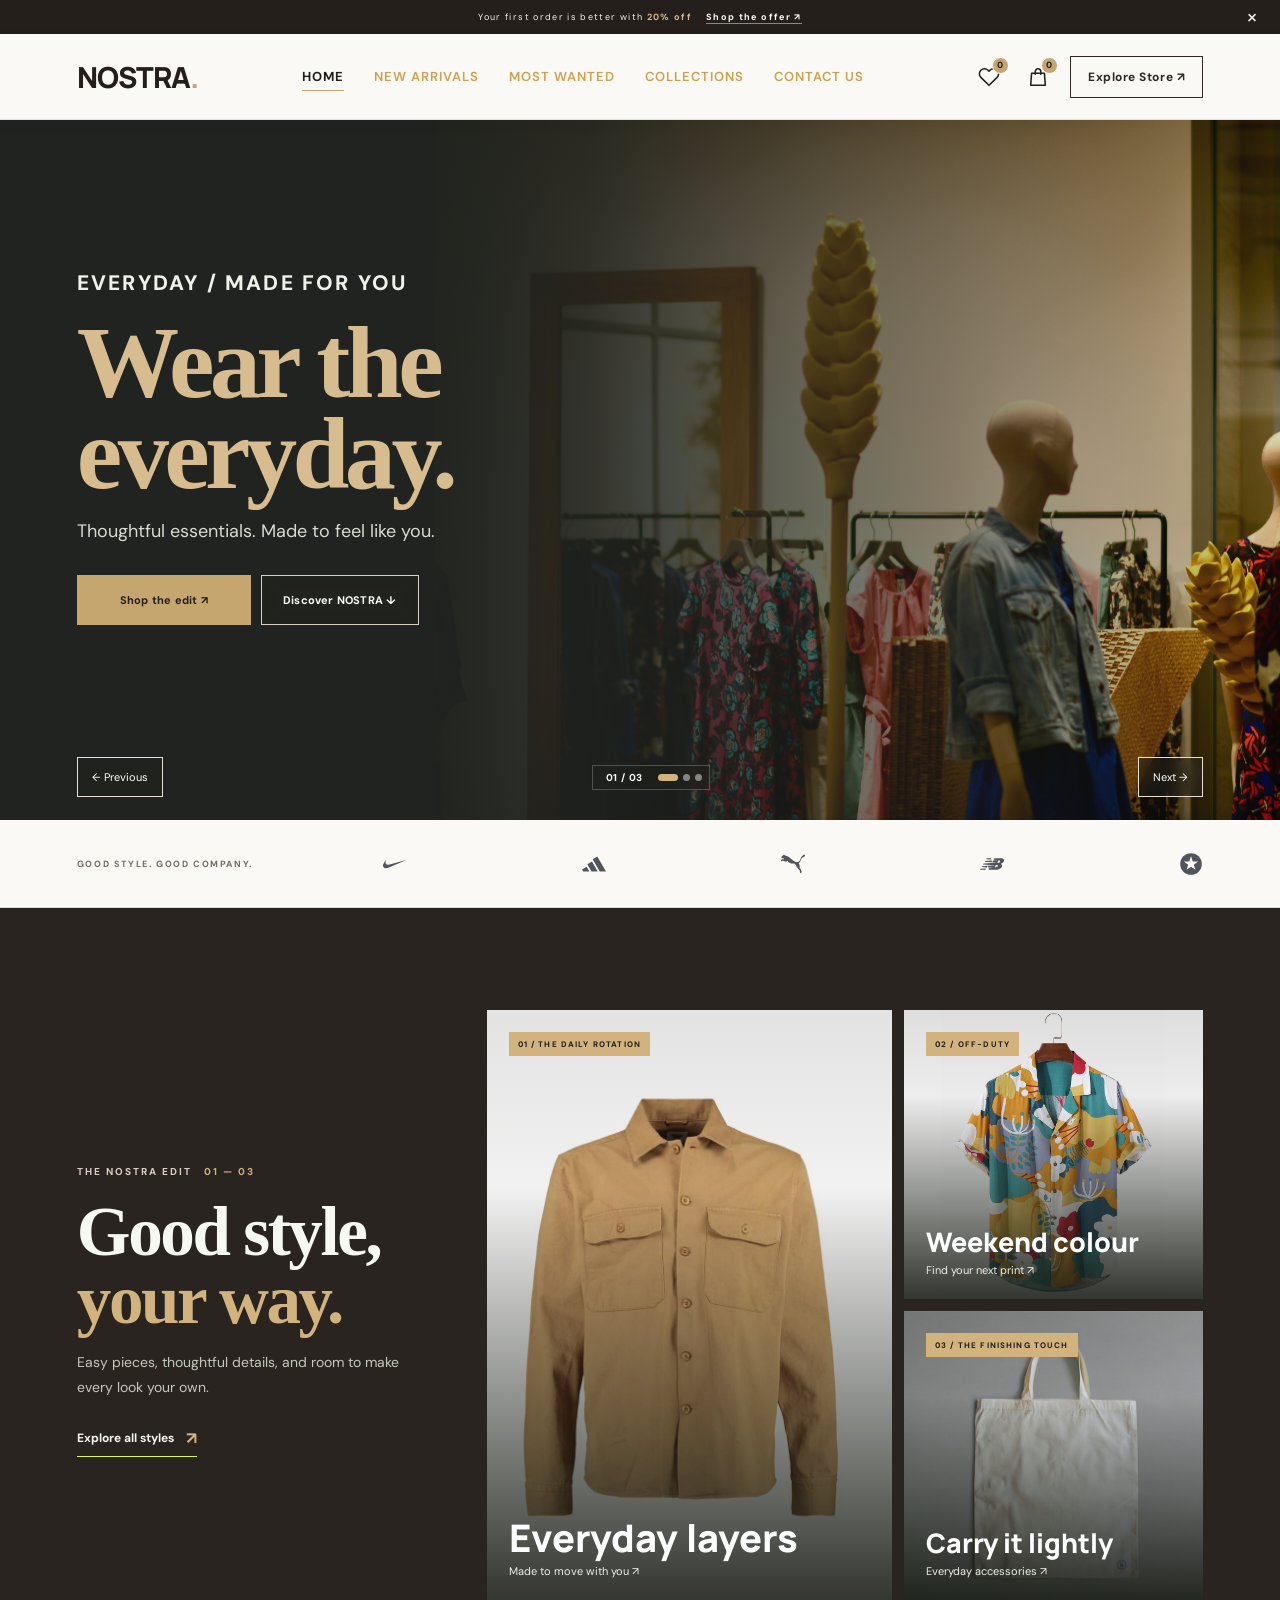
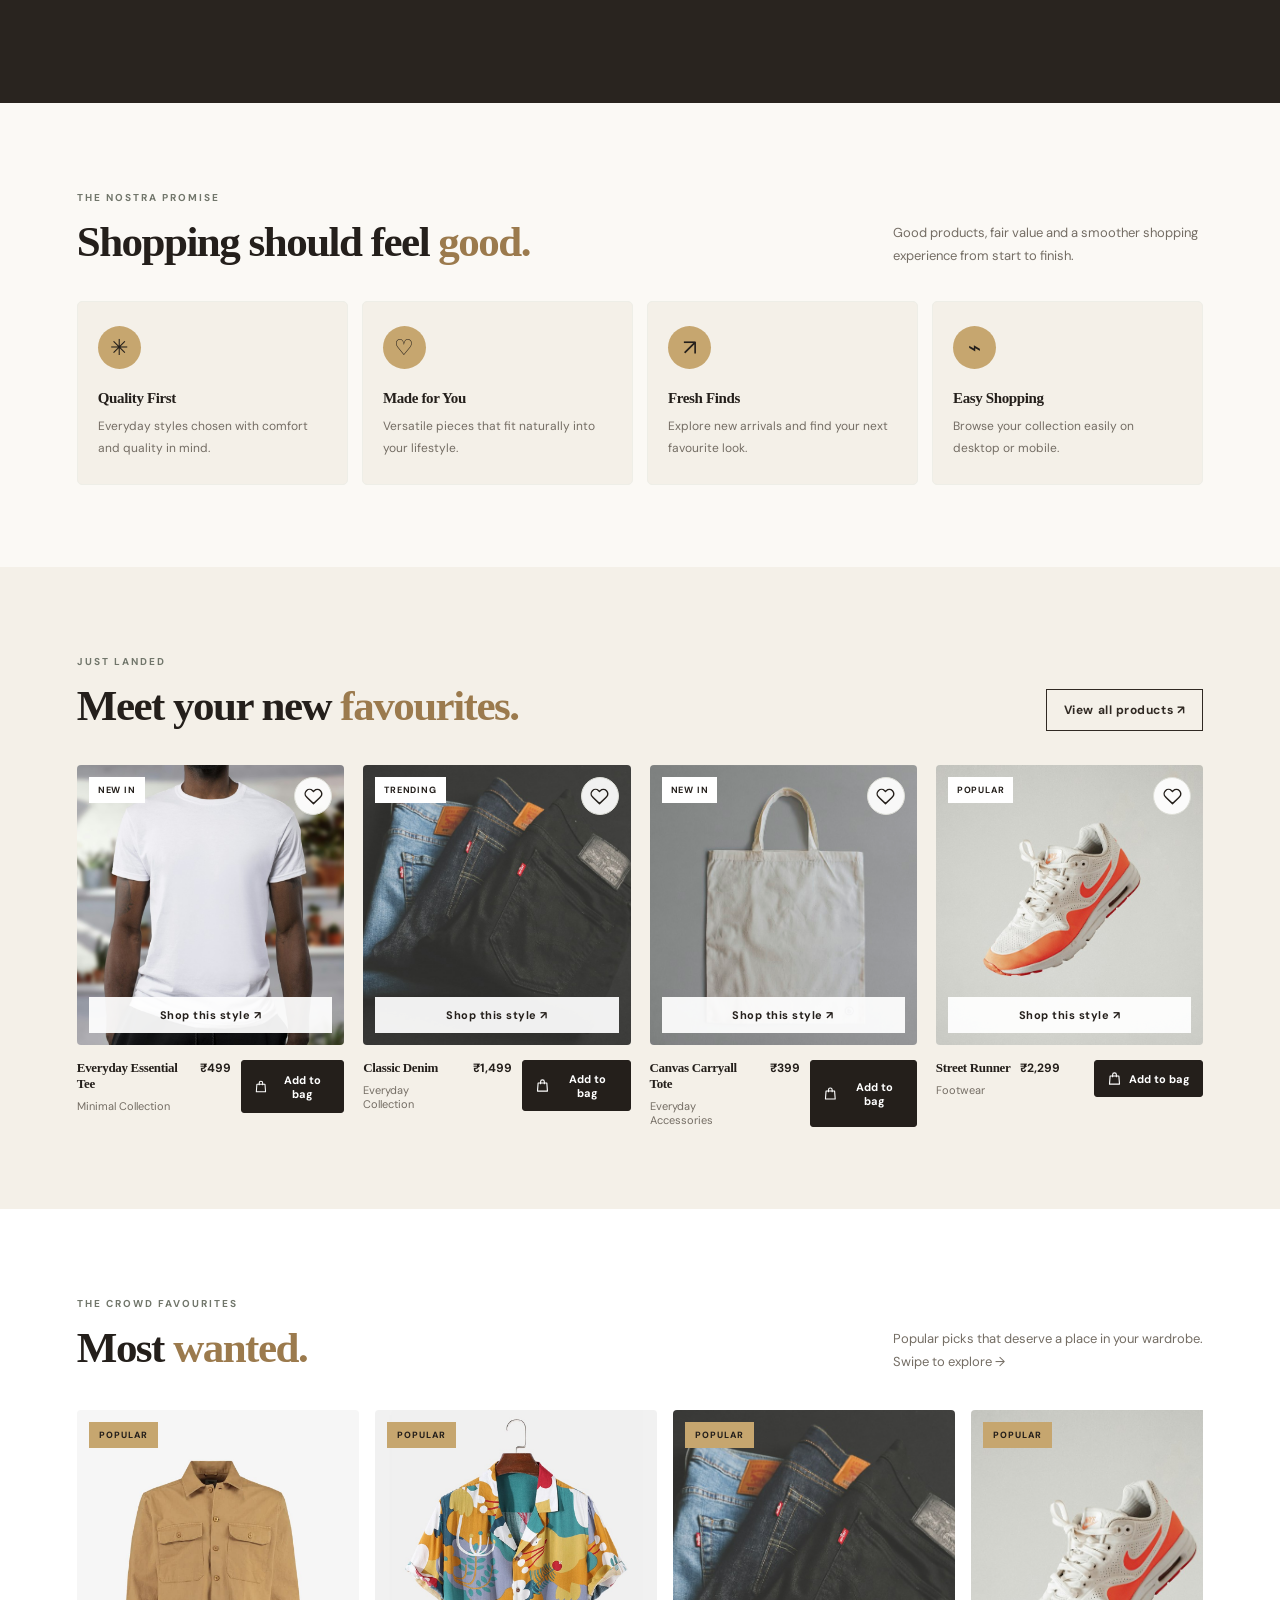
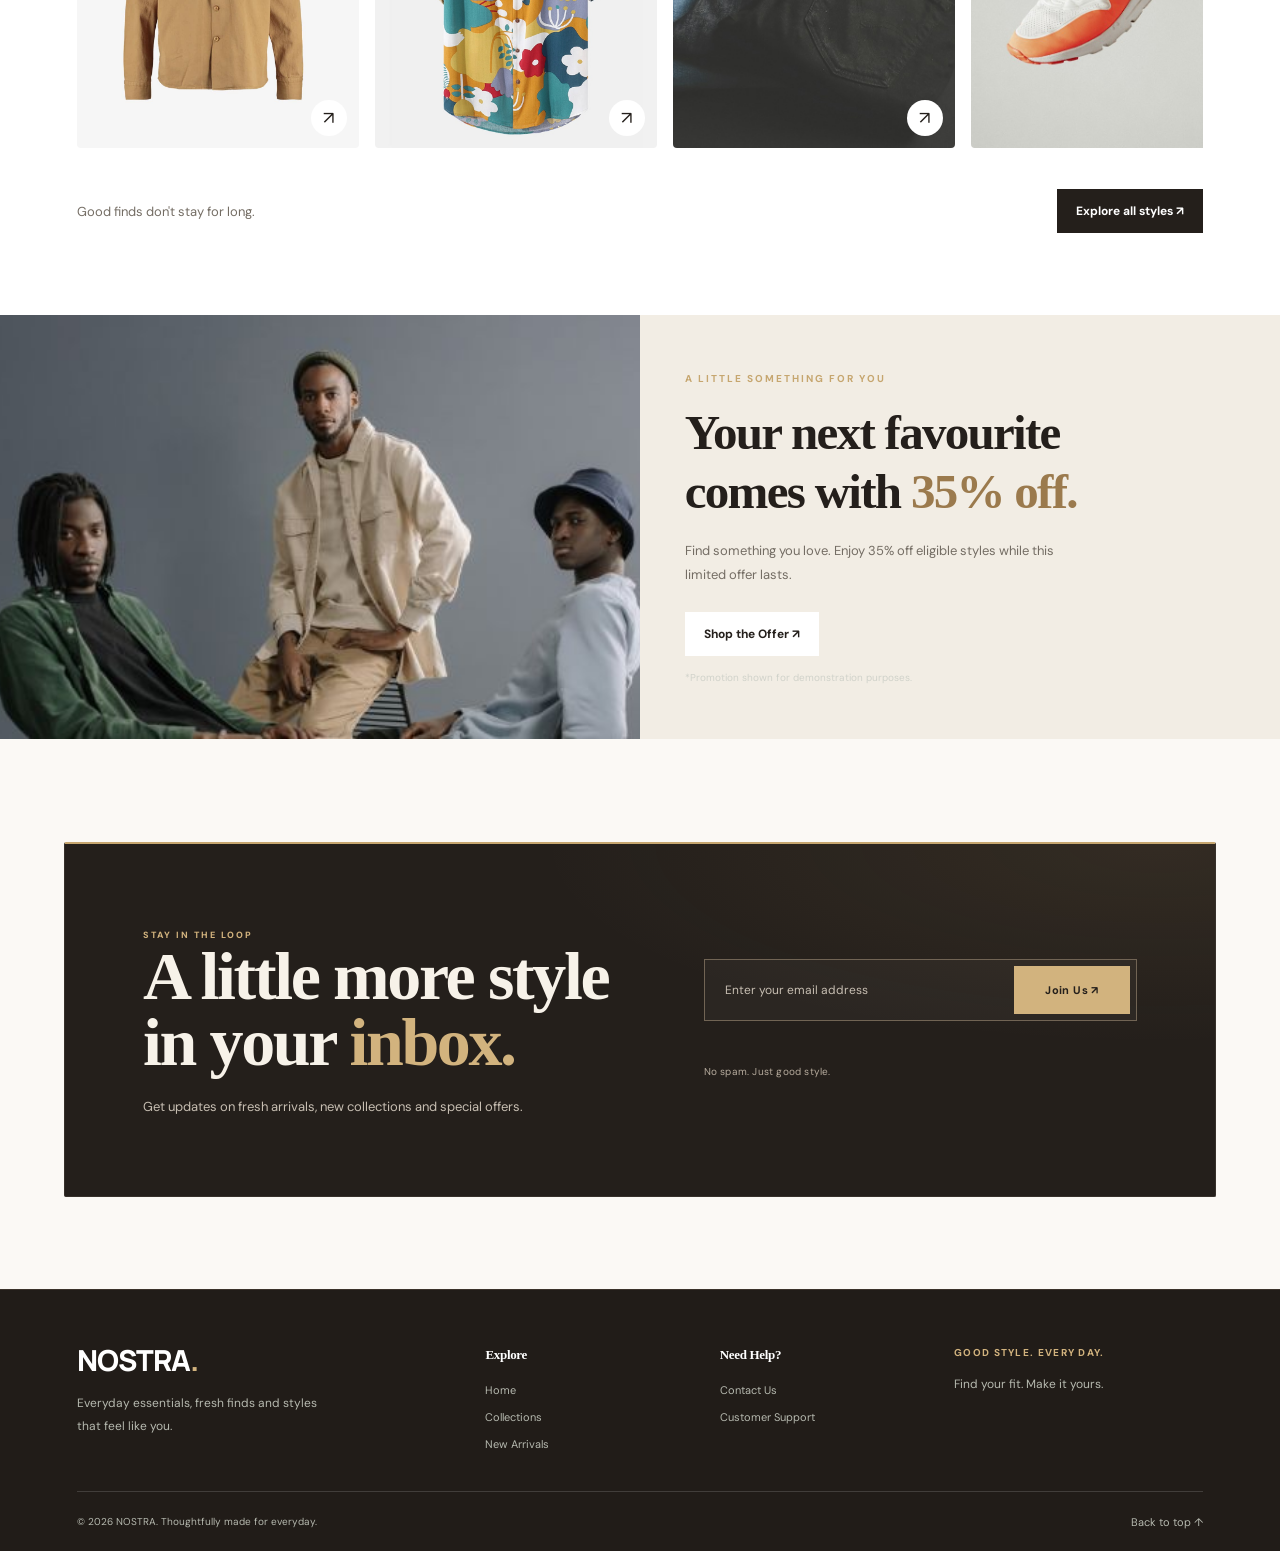
<file: index.html>
<!DOCTYPE html>
<html lang="en">

<head>
    <meta charset="UTF-8">
    <meta name="viewport" content="width=device-width, initial-scale=1.0">
    <meta name="theme-color" content="#20231f">
    <title>NOSTRA | Everyday Style, Elevated</title>
    <meta name="description" content="Explore everyday clothing, accessories and fresh styles from NOSTRA.">


    <link rel="preconnect" href="https://fonts.googleapis.com">
    <link rel="preconnect" href="https://fonts.gstatic.com" crossorigin>
    <link
        href="https://fonts.googleapis.com/css2?family=Playfair+Display:ital,wght@0,400;0,500;0,600;0,700;1,400;1,500&display=swap"
        rel="stylesheet">
    <link rel="preconnect" href="https://fonts.googleapis.com">
    <link rel="preconnect" href="https://fonts.gstatic.com" crossorigin>
    <link
        href="https://fonts.googleapis.com/css2?family=DM+Sans:wght@400;500;600;700&family=Manrope:wght@400;500;600;700;800&display=swap"
        rel="stylesheet">

    <link rel="stylesheet" href="style.css">
</head>

<body id="top">
    <a class="skip-link" href="#main-content">Skip to main content</a>

    <div class="announcement">
        <p>Your first order is better with <strong>20% off</strong></p>
        <a href="collections.html">Shop the offer ↗</a>
        <button class="announcement-close" type="button" aria-label="Dismiss announcement">×</button>
    </div>

    <header class="header">
        <a href="index.html" class="logo">NOSTRA<span>.</span></a>

        <button class="menu-toggle" id="menuToggle" aria-label="Open navigation" aria-expanded="false"
            aria-controls="navLinks">☰</button>

        <nav class="navigation" id="navLinks" aria-label="Main navigation">
            <a href="index.html" class="active" aria-current="page">Home</a>
            <a href="#new-arrivals">New Arrivals</a>
            <a href="#most-wanted">Most Wanted</a>
            <a href="collections.html">Collections</a>
            <a href="contact.html">Contact Us</a>
        </nav>

        <div class="header-actions" role="group" aria-label="Shopping shortcuts">
            <button class="header-icon-button" type="button" data-panel-trigger="favourites"
                aria-label="View favourites, 0 items" aria-controls="shopPanel" aria-expanded="false"
                title="Favourites">
                <svg viewBox="0 0 24 24" aria-hidden="true">
                    <path
                        d="M20.8 4.6a5.5 5.5 0 0 0-7.8 0L12 5.7l-1.1-1.1a5.5 5.5 0 0 0-7.8 7.8l1.1 1.1L12 21l7.8-7.5 1.1-1.1a5.5 5.5 0 0 0-.1-7.8Z" />
                </svg>
                <span class="header-count" data-count="favourites" aria-hidden="true">0</span>
            </button>
            <button class="header-icon-button" type="button" data-panel-trigger="cart"
                aria-label="View shopping bag, 0 items" aria-controls="shopPanel" aria-expanded="false"
                title="Shopping bag">
                <svg viewBox="0 0 24 24" aria-hidden="true">
                    <path d="M5 8h14l1 13H4L5 8Z" />
                    <path d="M9 9V6a3 3 0 0 1 6 0v3" />
                </svg>
                <span class="header-count" data-count="cart" aria-hidden="true">0</span>
            </button>
            <a href="collections.html" class="header-button">Explore Store ↗</a>
        </div>
        <div class="shop-panel" id="shopPanel" role="region" aria-labelledby="shopPanelTitle" hidden>
            <div class="shop-panel-heading">
                <div>
                    <p class="eyebrow" id="shopPanelEyebrow">YOUR PICKS</p>
                    <h2 id="shopPanelTitle">Your favourites</h2>
                </div>
                <button class="shop-panel-close" type="button" aria-label="Close shopping panel">×</button>
            </div>
            <div class="shop-panel-items" id="shopPanelItems"></div>
            <p class="shop-panel-note" id="shopPanelNote"></p>
        </div>
        <p class="sr-only" id="shopStatus" role="status" aria-live="polite"></p>
    </header>

    <main id="main-content">
        <!-- Featured carousel -->
        <section class="hero-slider" aria-label="Featured NOSTRA collections" aria-roledescription="carousel">
            <img class="hero-slide-image" id="heroSlideImage" src="images/hero slider/hero section image 1.jpg"
                alt="Man in a relaxed neutral outfit outdoors among green trees"
                style="--hero-object-position: 50% 38%; --hero-object-position-mobile: 50% 50%;" fetchpriority="high"
                decoding="async">
            <div class="hero-slide-content" aria-live="off" aria-atomic="true">
                <p class="hero-slide-label" id="heroSlideLabel">EVERYDAY / MADE FOR YOU</p>
                <h1 id="heroTitle">Wear the everyday.</h1>
                <p id="heroSubtitle">Thoughtful essentials. Made to feel like you.</p>
                <div class="hero-slide-actions">
                    <a href="collections.html" class="hero-slide-button">Shop the edit ↗</a>
                    <a href="#style-edit" class="hero-slide-secondary">Discover NOSTRA ↓</a>
                </div>
            </div>
            <div class="hero-slider-controls" role="group" aria-label="Slideshow controls">
                <button id="previousSlide" type="button" aria-label="Show previous featured collection">←
                    Previous</button>
                <div class="hero-slider-pagination">
                    <span id="heroSlidePosition" aria-hidden="true">01 / 03</span>
                    <div class="hero-slide-dots" role="group" aria-label="Choose a featured collection">
                        <button class="is-active" type="button" data-slide-to="0" aria-label="Show slide 1"
                            aria-current="true"></button>
                        <button type="button" data-slide-to="1" aria-label="Show slide 2"></button>
                        <button type="button" data-slide-to="2" aria-label="Show slide 3"></button>
                    </div>
                </div>
                <button id="nextSlide" type="button" aria-label="Show next featured collection">Next →</button>
            </div>
        </section>
        <!-- Brand Strip -->
        <section class="brands" aria-label="Featured brands">
            <p>GOOD STYLE. GOOD COMPANY.</p>
            <div class="brand-list">
                <span class="brand-mark"><img src="images/brand-logos/nike.svg" alt="Nike"></span>
                <span class="brand-mark"><img src="images/brand-logos/adidas.svg" alt="Adidas"></span>
                <span class="brand-mark"><img src="images/brand-logos/puma.svg" alt="Puma"></span>
                <span class="brand-mark brand-mark-wide"><img src="images/brand-logos/newbalance.svg"
                        alt="New Balance"></span>
                <span class="brand-mark"><img src="images/brand-logos/converse.svg" alt="Converse"></span>
            </div>
        </section>

        <!-- NOSTRA style edit -->
        <section class="section style-edit" id="style-edit" aria-labelledby="styleEditTitle">
            <div class="style-edit-intro">
                <p class="eyebrow">THE NOSTRA EDIT <span>01 — 03</span></p>
                <h2 id="styleEditTitle">Good style,<br><span>your way.</span></h2>
                <p>Easy pieces, thoughtful details, and room to make every look your own.</p>
                <a class="style-edit-all" href="collections.html">Explore all styles <span
                        aria-hidden="true">↗</span></a>
            </div>
            <div class="style-edit-grid">
                <a class="style-edit-card style-edit-feature" href="collections.html?occasion=everyday"
                    aria-label="Explore everyday clothing">
                    <img src="images/products/n7.jpg" alt="Relaxed khaki overshirt for everyday wear" loading="lazy"
                        decoding="async">
                    <span class="style-edit-index">01 / THE DAILY ROTATION</span>
                    <span class="style-edit-copy"><strong>Everyday layers</strong><span>Made to move with you
                            ↗</span></span>
                </a>
                <a class="style-edit-card" href="collections.html?occasion=summer" aria-label="Explore summer styles">
                    <img src="images/products/f1.jpg" alt="Colourful printed shirt for a weekend look" loading="lazy"
                        decoding="async">
                    <span class="style-edit-index">02 / OFF-DUTY</span>
                    <span class="style-edit-copy"><strong>Weekend colour</strong><span>Find your next print
                            ↗</span></span>
                </a>
                <a class="style-edit-card" href="collections.html?category=accessories"
                    aria-label="Explore NOSTRA accessories">
                    <img src="images/products/everyday-bag.jpg" alt="Natural canvas carryall tote bag" loading="lazy"
                        decoding="async">
                    <span class="style-edit-index">03 / THE FINISHING TOUCH</span>
                    <span class="style-edit-copy"><strong>Carry it lightly</strong><span>Everyday accessories
                            ↗</span></span>
                </a>
            </div>
        </section>
        <!-- Benefits -->
        <section class="section benefits">
            <div class="section-heading">
                <div>
                    <span class="eyebrow">THE NOSTRA PROMISE</span>
                    <h2>Shopping should feel <span>good.</span></h2>
                </div>
                <p>Good products, fair value and a smoother shopping experience from start to finish.</p>
            </div>

            <div class="benefit-grid">
                <article class="benefit-card">
                    <span class="benefit-icon" aria-hidden="true">✳</span>
                    <h3>Quality First</h3>
                    <p>Everyday styles chosen with comfort and quality in mind.</p>
                </article>

                <article class="benefit-card">
                    <span class="benefit-icon" aria-hidden="true">♡</span>
                    <h3>Made for You</h3>
                    <p>Versatile pieces that fit naturally into your lifestyle.</p>
                </article>

                <article class="benefit-card">
                    <span class="benefit-icon" aria-hidden="true">↗</span>
                    <h3>Fresh Finds</h3>
                    <p>Explore new arrivals and find your next favourite look.</p>
                </article>

                <article class="benefit-card">
                    <span class="benefit-icon" aria-hidden="true">⌁</span>
                    <h3>Easy Shopping</h3>
                    <p>Browse your collection easily on desktop or mobile.</p>
                </article>
            </div>
        </section>

        <!-- New Arrivals -->
        <section class="section arrivals" id="new-arrivals">
            <div class="section-heading">
                <div>
                    <span class="eyebrow">JUST LANDED</span>
                    <h2>Meet your new <span>favourites.</span></h2>
                </div>
                <a href="collections.html" class="outline-button">View all products ↗</a>
            </div>

            <div class="product-grid">
                <article class="product-card">
                    <a href="collections.html" class="product-image">
                        <span class="product-label">NEW IN</span>
                        <img src="images/products/white-tee.jpg" alt="White everyday T-shirt" loading="lazy"
                            decoding="async">
                        <span class="product-shop">Shop this style ↗</span></a>
                    <div class="product-info">
                        <div>
                            <h3>Everyday Essential Tee</h3>
                            <p>Minimal Collection</p>
                        </div>
                        <strong>₹499</strong>
                    </div>
                </article>

                <article class="product-card">
                    <a href="collections.html" class="product-image">
                        <span class="product-label">TRENDING</span>
                        <img src="images/products/denim.jpg" alt="Blue denim jeans" loading="lazy" decoding="async">
                        <span class="product-shop">Shop this style ↗</span></a>
                    <div class="product-info">
                        <div>
                            <h3>Classic Denim</h3>
                            <p>Everyday Collection</p>
                        </div>
                        <strong>₹1,499</strong>
                    </div>
                </article>

                <article class="product-card">
                    <a href="collections.html" class="product-image">
                        <span class="product-label">NEW IN</span>
                        <img src="images/products/everyday-bag.jpg" alt="Natural canvas carryall tote bag"
                            loading="lazy" decoding="async">
                        <span class="product-shop">Shop this style ↗</span></a>
                    <div class="product-info">
                        <div>
                            <h3>Canvas Carryall Tote</h3>
                            <p>Everyday Accessories</p>
                        </div>
                        <strong>₹399</strong>
                    </div>
                </article>

                <article class="product-card">
                    <a href="collections.html" class="product-image">
                        <span class="product-label">POPULAR</span>
                        <img src="images/products/sneakers.jpg" alt="White and coral everyday running sneaker"
                            loading="lazy" decoding="async">
                        <span class="product-shop">Shop this style ↗</span></a>
                    <div class="product-info">
                        <div>
                            <h3>Street Runner</h3>
                            <p>Footwear</p>
                        </div>
                        <strong>₹2,299</strong>
                    </div>
                </article>
            </div>
        </section>

        <!-- Most Wanted -->
        <section class="section wanted" id="most-wanted">
            <div class="section-heading">
                <div>
                    <span class="eyebrow">THE CROWD FAVOURITES</span>
                    <h2>Most <span>wanted.</span></h2>
                </div>
                <p>Popular picks that deserve a place in your wardrobe. Swipe to explore →</p>
            </div>

            <div class="wanted-grid" aria-label="Swipe to explore popular styles">
                <a href="collections.html" class="wanted-card" aria-label="Shop relaxed overshirt">
                    <img src="images/products/n7.jpg" alt="Relaxed khaki overshirt" loading="lazy" decoding="async">
                    <span class="sale-label">POPULAR</span><span class="wanted-arrow" aria-hidden="true">↗</span>
                </a>
                <a href="collections.html" class="wanted-card" aria-label="Shop summer shirt">
                    <img src="images/products/f1.jpg" alt="Colourful summer shirt" loading="lazy" decoding="async">
                    <span class="sale-label">POPULAR</span><span class="wanted-arrow" aria-hidden="true">↗</span>
                </a>
                <a href="collections.html" class="wanted-card" aria-label="Shop classic denim">
                    <img src="images/products/denim.jpg" alt="Classic blue denim" loading="lazy" decoding="async">
                    <span class="sale-label">POPULAR</span><span class="wanted-arrow" aria-hidden="true">↗</span>
                </a>
                <a href="collections.html" class="wanted-card" aria-label="Shop everyday sneakers">
                    <img src="images/products/sneakers.jpg" alt="Everyday white sneakers" loading="lazy"
                        decoding="async">
                    <span class="sale-label">POPULAR</span><span class="wanted-arrow" aria-hidden="true">↗</span>
                </a>
                <a href="collections.html" class="wanted-card" aria-label="Shop lightweight shirt">
                    <img src="images/products/n3.jpg" alt="Lightweight white shirt" loading="lazy" decoding="async">
                    <span class="sale-label">POPULAR</span><span class="wanted-arrow" aria-hidden="true">↗</span>
                </a>
                <a href="collections.html" class="wanted-card" aria-label="Shop city sneakers">
                    <img src="images/products/city-sneakers.jpg" alt="Tan city sneakers" loading="lazy"
                        decoding="async">
                    <span class="sale-label">POPULAR</span><span class="wanted-arrow" aria-hidden="true">↗</span>
                </a>
                <a href="collections.html" class="wanted-card" aria-label="Shop everyday tote">
                    <img src="images/products/everyday-bag.jpg" alt="Neutral everyday tote bag" loading="lazy"
                        decoding="async">
                    <span class="sale-label">POPULAR</span><span class="wanted-arrow" aria-hidden="true">↗</span>
                </a>
                <a href="collections.html" class="wanted-card" aria-label="Shop casual shirt">
                    <img src="images/products/n8.jpg" alt="Charcoal casual shirt" loading="lazy" decoding="async">
                    <span class="sale-label">POPULAR</span><span class="wanted-arrow" aria-hidden="true">↗</span>
                </a>
            </div>

            <div class="wanted-footer">
                <p>Good finds don't stay for long.</p>
                <a href="collections.html" class="primary-button">Explore all styles ↗</a>
            </div>
        </section>

        <!-- Limited Offer -->
        <section class="offer">
            <div class="offer-image">
                <img src="images/offer.jpg" alt="Models wearing relaxed NOSTRA styles" loading="lazy" decoding="async">
            </div>
            <div class="offer-content">
                <span class="eyebrow">A LITTLE SOMETHING FOR YOU</span>
                <h2>Your next favourite<br>comes with <span>35% off.</span></h2>
                <p>Find something you love. Enjoy 35% off eligible styles while this limited offer lasts.</p>
                <a href="collections.html" class="primary-button">Shop the Offer ↗</a>
                <small>*Promotion shown for demonstration purposes.</small>
            </div>
        </section>

        <!-- Newsletter -->
        <section class="newsletter">
            <div class="newsletter-copy">
                <span class="eyebrow">STAY IN THE LOOP</span>
                <h2>A little more style<br>in your <span>inbox.</span></h2>
                <p>Get updates on fresh arrivals, new collections and special offers.</p>
            </div>
            <div class="newsletter-signup">
                <form class="newsletter-form" id="newsletterForm">
                    <label class="sr-only" for="newsletterEmail">Email address</label>
                    <input type="email" id="newsletterEmail" name="email" placeholder="Enter your email address"
                        autocomplete="email" required>
                    <button type="submit">Join Us ↗</button>
                </form>
                <p class="newsletter-message" id="newsletterMessage" aria-live="polite"></p>
                <small>No spam. Just good style.</small>
            </div>
        </section>
    </main>

    <!-- Footer -->
    <footer class="footer">
        <div class="footer-main">
            <div class="footer-brand">
                <a href="index.html" class="logo">NOSTRA<span>.</span></a>
                <p>Everyday essentials, fresh finds and styles that feel like you.</p>
            </div>

            <div class="footer-links">
                <h3>Explore</h3>
                <a href="index.html">Home</a>
                <a href="collections.html">Collections</a>
                <a href="#new-arrivals">New Arrivals</a>
            </div>

            <div class="footer-links">
                <h3>Need Help?</h3>
                <a href="contact.html">Contact Us</a>
                <a href="contact.html">Customer Support</a>
            </div>

            <div class="footer-note">
                <span>GOOD STYLE. EVERY DAY.</span>
                <p>Find your fit. Make it yours.</p>
            </div>
        </div>

        <div class="footer-bottom">
            <p>© 2026 NOSTRA. Thoughtfully made for everyday.</p>
            <a href="#top" id="backToTop">Back to top ↑</a>
        </div>
    </footer>

    <script src="script.js"></script>
</body>

</html>
</file>
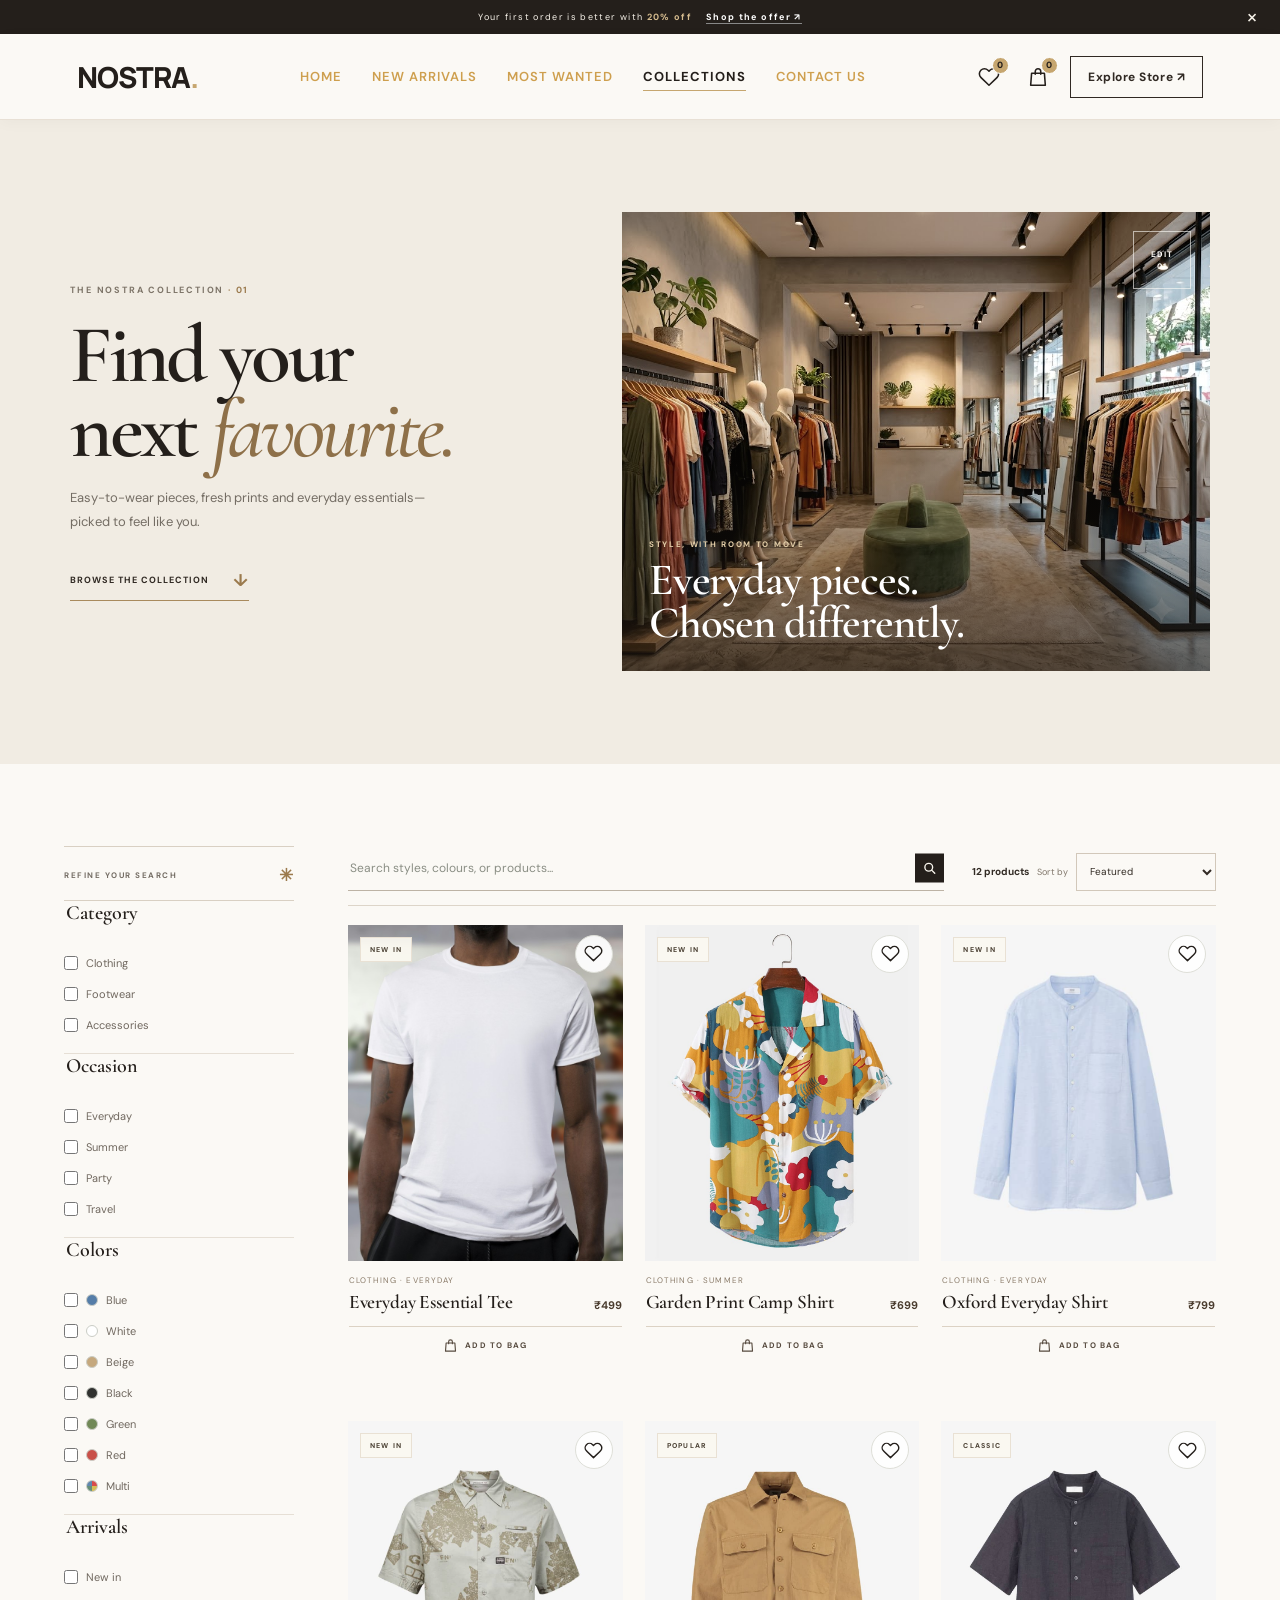
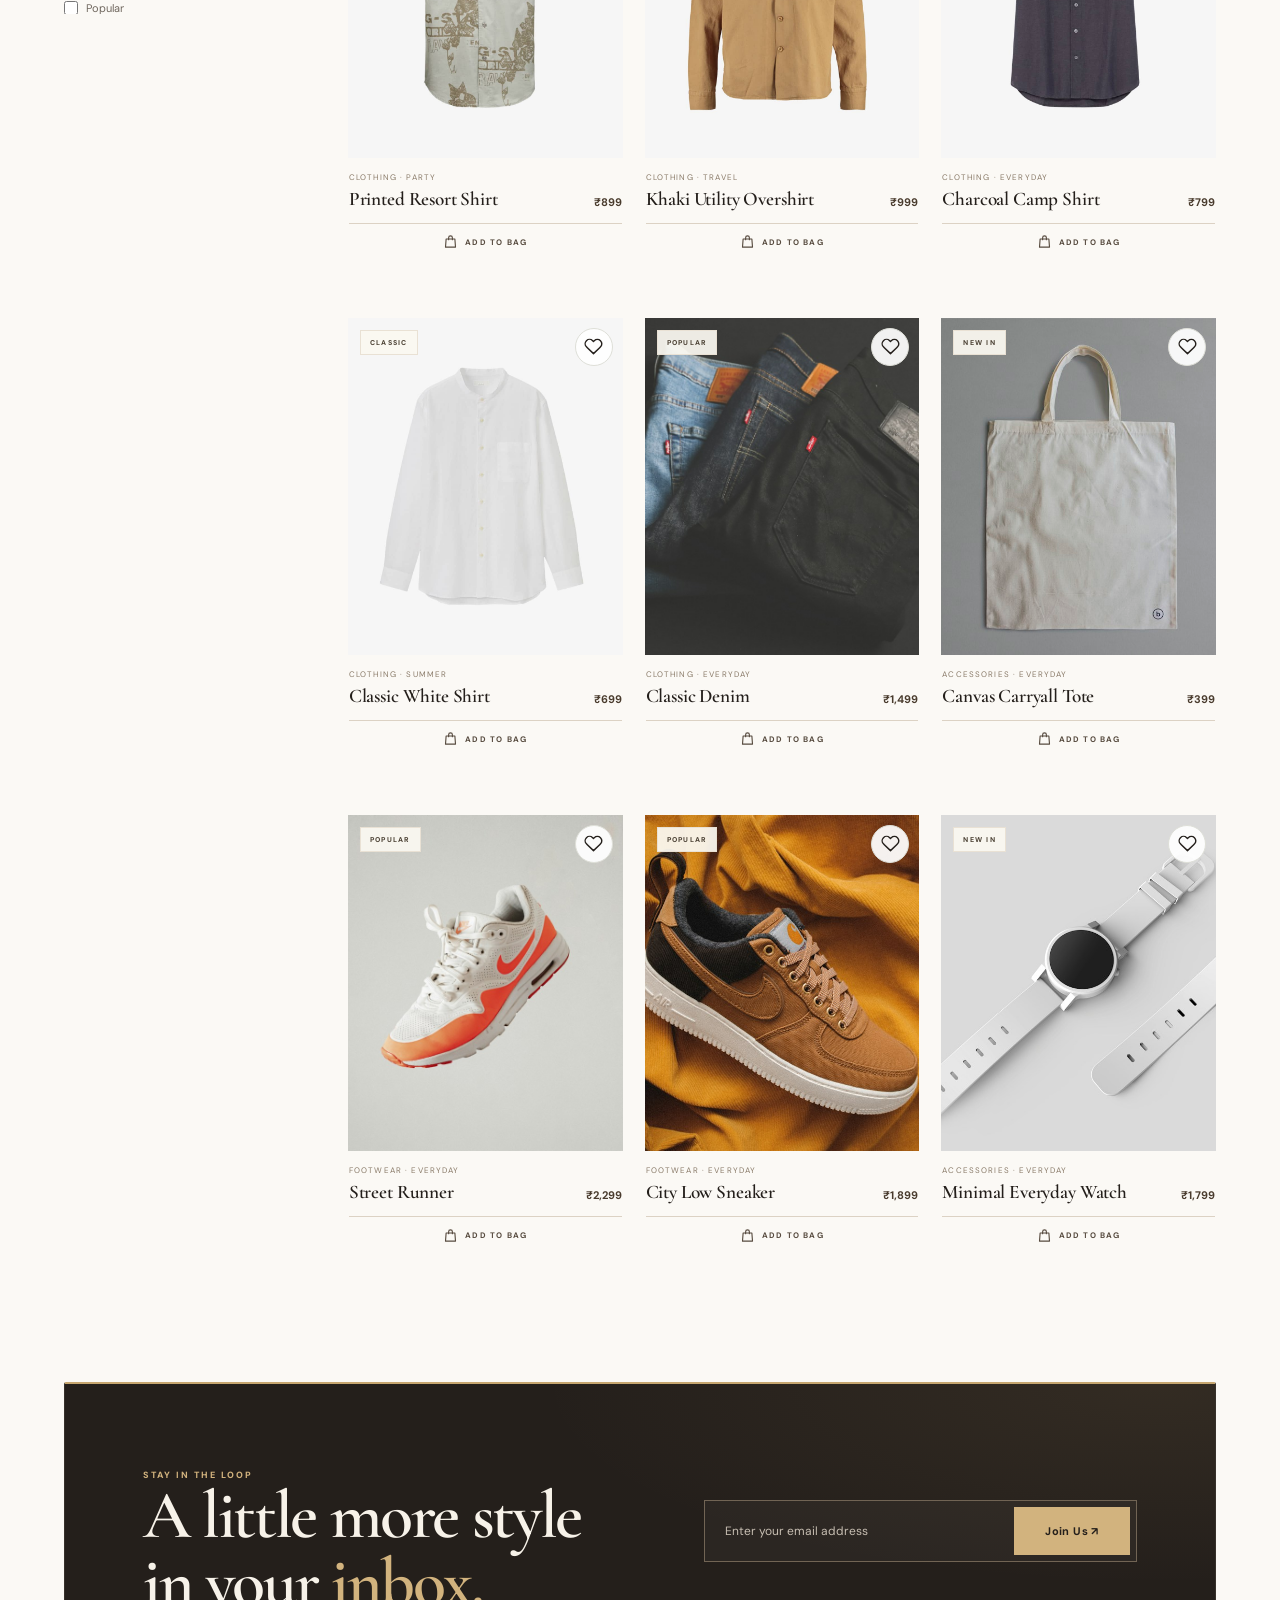
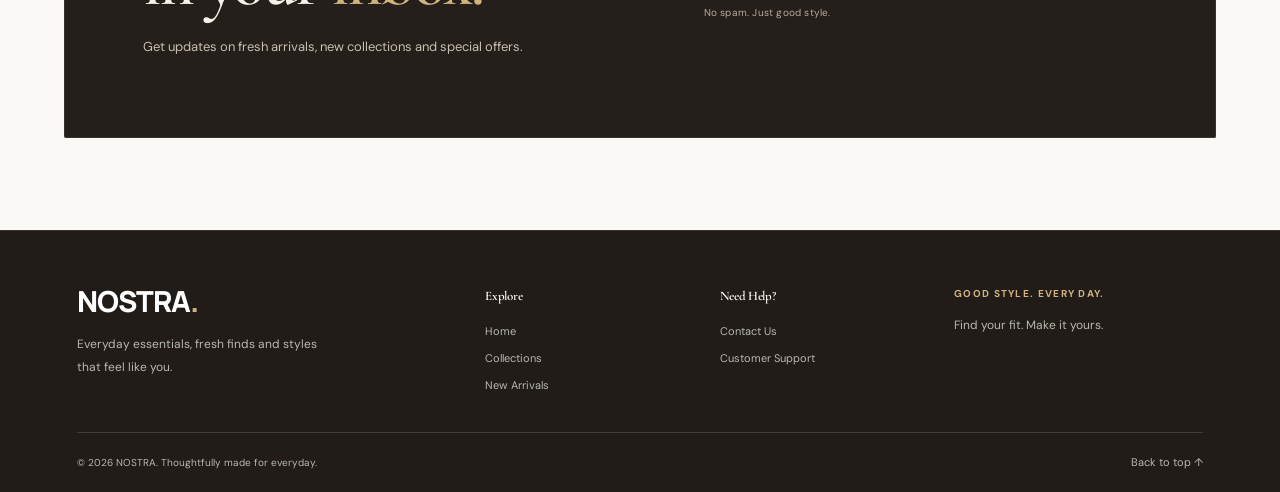
<file: collections.html>
<!DOCTYPE html>
<html lang="en">
<head>
    <meta charset="UTF-8">
    <meta name="viewport" content="width=device-width, initial-scale=1.0">
    <meta name="theme-color" content="#20231f">
    <meta
        name="description"
        content="Browse NOSTRA everyday clothing and accessories. Search, sort, and filter the collection to find your next favourite."
    >
    <title>Collections | NOSTRA</title>
    <link rel="preconnect" href="https://fonts.googleapis.com">
    <link rel="preconnect" href="https://fonts.gstatic.com" crossorigin>
    <link
        href="https://fonts.googleapis.com/css2?family=DM+Sans:wght@400;500;600;700&amp;family=Manrope:wght@400;500;600;700;800&amp;family=Cormorant+Garamond:wght@500;600;700&amp;display=swap"
        rel="stylesheet"
    >
    <link rel="stylesheet" href="style.css">
    <script src="script.js" defer></script>
</head>
<body id="top" class="collections-page">
    <a class="skip-link" href="#main-content">Skip to main content</a>

    <div class="announcement">
        <p>Your first order is better with <strong>20% off</strong></p>
        <a href="#collection-products">Shop the offer ↗</a>
        <button class="announcement-close" type="button" aria-label="Dismiss announcement">×</button>
    </div>

    <header class="header">
        <a href="index.html" class="logo">NOSTRA<span>.</span></a>
        <button class="menu-toggle" id="menuToggle" type="button" aria-label="Open navigation" aria-expanded="false" aria-controls="navLinks">☰</button>
        <nav class="navigation" id="navLinks" aria-label="Main navigation">
            <a href="index.html">Home</a>
            <a href="index.html#new-arrivals">New Arrivals</a>
            <a href="index.html#most-wanted">Most Wanted</a>
            <a href="collections.html" class="active" aria-current="page">Collections</a>
            <a href="contact.html">Contact Us</a>
        </nav>
        <div class="header-actions" role="group" aria-label="Shopping shortcuts">
            <button
                class="header-icon-button"
                type="button"
                data-panel-trigger="favourites"
                aria-label="View favourites, 0 items"
                aria-controls="shopPanel"
                aria-expanded="false"
                title="Favourites"
            >
                <svg viewBox="0 0 24 24" aria-hidden="true"><path d="M20.8 4.6a5.5 5.5 0 0 0-7.8 0L12 5.7l-1.1-1.1a5.5 5.5 0 0 0-7.8 7.8l1.1 1.1L12 21l7.8-7.5 1.1-1.1a5.5 5.5 0 0 0-.1-7.8Z"/></svg>
                <span class="header-count" data-count="favourites" aria-hidden="true">0</span>
            </button>
            <button
                class="header-icon-button"
                type="button"
                data-panel-trigger="cart"
                aria-label="View shopping bag, 0 items"
                aria-controls="shopPanel"
                aria-expanded="false"
                title="Shopping bag"
            >
                <svg viewBox="0 0 24 24" aria-hidden="true"><path d="M5 8h14l1 13H4L5 8Z"/><path d="M9 9V6a3 3 0 0 1 6 0v3"/></svg>
                <span class="header-count" data-count="cart" aria-hidden="true">0</span>
            </button>
            <a href="collections.html" class="header-button">Explore Store ↗</a>
        </div>
        <div class="shop-panel" id="shopPanel" role="region" aria-labelledby="shopPanelTitle" hidden>
            <div class="shop-panel-heading">
                <div><p class="eyebrow" id="shopPanelEyebrow">YOUR PICKS</p><h2 id="shopPanelTitle">Your favourites</h2></div>
                <button class="shop-panel-close" type="button" aria-label="Close shopping panel">×</button>
            </div>
            <div class="shop-panel-items" id="shopPanelItems"></div>
            <p class="shop-panel-note" id="shopPanelNote"></p>
        </div>
        <p class="sr-only" id="shopStatus" role="status" aria-live="polite"></p>
    </header>

    <main id="main-content">
        <section class="collection-intro" aria-labelledby="collectionTitle">
            <div class="container">
                <div class="collection-intro-copy">
                    <p class="eyebrow">THE NOSTRA COLLECTION <span>· 01</span></p>
                    <h1 id="collectionTitle">Find your next <span>favourite.</span></h1>
                    <p>Easy-to-wear pieces, fresh prints and everyday essentials—picked to feel like you.</p>
                    <a class="collection-intro-link" href="#collection-products">Browse the collection <span aria-hidden="true">↓</span></a>
                </div>
                <div class="collection-intro-art" aria-hidden="true">
                    <img src="images/boutique.jpg" alt="" fetchpriority="high" decoding="async">
                    <div class="collection-intro-art-caption">
                        <span>STYLE, WITH ROOM TO MOVE</span>
                        <strong>Everyday pieces.<br>Chosen differently.</strong>
                    </div>
                    <span class="collection-intro-stamp">EDIT<br>01</span>
                </div>
            </div>
        </section>

        <section class="shop-section" id="collection-products" aria-labelledby="shopTitle">
            <h2 class="sr-only" id="shopTitle">Shop all products</h2>
            <aside class="filter-sidebar" aria-label="Product filters">
                <div class="filter-heading">
                    <span>REFINE YOUR SEARCH</span>
                    <span aria-hidden="true">✳</span>
                </div>

                <fieldset class="filter-group">
                    <legend>Category</legend>
                    <label><input type="checkbox" data-category-filter data-filter-group="category" value="clothing"> Clothing</label>
                    <label><input type="checkbox" data-category-filter data-filter-group="category" value="footwear"> Footwear</label>
                    <label><input type="checkbox" data-category-filter data-filter-group="category" value="accessories"> Accessories</label>
                </fieldset>

                <fieldset class="filter-group">
                    <legend>Occasion</legend>
                    <label><input type="checkbox" data-category-filter data-filter-group="occasion" value="everyday"> Everyday</label>
                    <label><input type="checkbox" data-category-filter data-filter-group="occasion" value="summer"> Summer</label>
                    <label><input type="checkbox" data-category-filter data-filter-group="occasion" value="party"> Party</label>
                    <label><input type="checkbox" data-category-filter data-filter-group="occasion" value="travel"> Travel</label>
                </fieldset>

                <fieldset class="filter-group color-filter-group">
                    <legend>Colors</legend>
                    <label>
                        <input type="checkbox" data-category-filter data-filter-group="color" value="blue">
                        <span class="color-swatch swatch-blue" aria-hidden="true"></span>
                        Blue
                    </label>
                    <label>
                        <input type="checkbox" data-category-filter data-filter-group="color" value="white">
                        <span class="color-swatch swatch-white" aria-hidden="true"></span>
                        White
                    </label>
                    <label>
                        <input type="checkbox" data-category-filter data-filter-group="color" value="beige">
                        <span class="color-swatch swatch-beige" aria-hidden="true"></span>
                        Beige
                    </label>
                    <label>
                        <input type="checkbox" data-category-filter data-filter-group="color" value="black">
                        <span class="color-swatch swatch-black" aria-hidden="true"></span>
                        Black
                    </label>
                    <label>
                        <input type="checkbox" data-category-filter data-filter-group="color" value="green">
                        <span class="color-swatch swatch-green" aria-hidden="true"></span>
                        Green
                    </label>
                    <label>
                        <input type="checkbox" data-category-filter data-filter-group="color" value="red">
                        <span class="color-swatch swatch-red" aria-hidden="true"></span>
                        Red
                    </label>
                    <label>
                        <input type="checkbox" data-category-filter data-filter-group="color" value="multi">
                        <span class="color-swatch swatch-multi" aria-hidden="true"></span>
                        Multi
                    </label>
                </fieldset>

                <fieldset class="filter-group">
                    <legend>Arrivals</legend>
                    <label><input type="checkbox" data-category-filter data-filter-group="arrival" value="new"> New in</label>
                    <label><input type="checkbox" data-category-filter data-filter-group="arrival" value="popular"> Popular</label>
                    <label><input type="checkbox" data-category-filter data-filter-group="arrival" value="classic"> Classics</label>
                </fieldset>

                <fieldset class="filter-group">
                    <legend>Price</legend>
                    <label><input type="checkbox" data-category-filter data-filter-group="priceRange" value="under-500"> Under ₹500</label>
                    <label><input type="checkbox" data-category-filter data-filter-group="priceRange" value="500-1000"> ₹500–₹1,000</label>
                    <label><input type="checkbox" data-category-filter data-filter-group="priceRange" value="over-1000"> Above ₹1,000</label>
                </fieldset>

                <button class="clear-btn" id="clearFilters" type="button">Clear all <span aria-hidden="true">↺</span></button>
            </aside>

            <div class="shop-content">
                <div class="shop-toolbar">
                    <label class="search-box">
                        <span class="sr-only">Search products by name, category, or colour</span>
                        <input id="productSearch" type="search" placeholder="Search styles, colours, or products..." autocomplete="off" aria-controls="productGrid">
                        <span aria-hidden="true">
                            <svg viewBox="0 0 24 24" focusable="false"><circle cx="10.8" cy="10.8" r="6.2"></circle><path d="m15.4 15.4 5 5"></path></svg>
                        </span>
                    </label>
                    <div class="results-toolbar">
                        <p id="productResults" aria-live="polite">9 products</p>
                        <label for="productSort">Sort by</label>
                        <select id="productSort" name="sort">
                            <option value="featured">Featured</option>
                            <option value="price-low">Price: low to high</option>
                            <option value="price-high">Price: high to low</option>
                            <option value="name">Name: A to Z</option>
                        </select>
                    </div>
                </div>

                <ul class="active-filters" id="activeFilters" aria-label="Active filters" hidden></ul>

                <div class="product-grid collection-grid" id="productGrid" role="list" aria-label="NOSTRA products">
                    <article
                        role="listitem"
                        class="collection-product"
                        data-product
                        data-category="clothing"
                        data-occasion="everyday summer"
                        data-color="white"
                        data-arrival="new"
                        data-price="499"
                        data-price-range="under-500"
                    >
                        <div class="collection-product-image">
                            <span class="product-badge">NEW IN</span>
                            <img src="images/products/white-tee.jpg" alt="White everyday essential T-shirt" loading="lazy" decoding="async">
                        </div>
                        <div class="collection-product-info">
                            <p class="product-category">Clothing · Everyday</p>
                            <h3>Everyday Essential Tee</h3>
                            <strong>₹499</strong>
                        </div>
                    </article>

                    <article
                        role="listitem"
                        class="collection-product"
                        data-product
                        data-category="clothing"
                        data-occasion="summer party"
                        data-color="multi red blue green white"
                        data-arrival="new"
                        data-price="699"
                        data-price-range="500-1000"
                    >
                        <div class="collection-product-image">
                            <span class="product-badge">NEW IN</span>
                            <img src="images/products/f1.jpg" alt="Multicolour printed summer camp shirt" loading="lazy" decoding="async">
                        </div>
                        <div class="collection-product-info">
                            <p class="product-category">Clothing · Summer</p>
                            <h3>Garden Print Camp Shirt</h3>
                            <strong>₹699</strong>
                        </div>
                    </article>

                    <article
                        role="listitem"
                        class="collection-product"
                        data-product
                        data-category="clothing"
                        data-occasion="everyday summer"
                        data-color="blue"
                        data-arrival="new"
                        data-price="799"
                        data-price-range="500-1000"
                    >
                        <div class="collection-product-image">
                            <span class="product-badge">NEW IN</span>
                            <img src="images/products/n1.jpg" alt="Light blue Oxford everyday shirt" loading="lazy" decoding="async">
                        </div>
                        <div class="collection-product-info">
                            <p class="product-category">Clothing · Everyday</p>
                            <h3>Oxford Everyday Shirt</h3>
                            <strong>₹799</strong>
                        </div>
                    </article>

                    <article
                        role="listitem"
                        class="collection-product"
                        data-product
                        data-category="clothing"
                        data-occasion="summer party"
                        data-color="beige"
                        data-arrival="new"
                        data-price="899"
                        data-price-range="500-1000"
                    >
                        <div class="collection-product-image">
                            <span class="product-badge">NEW IN</span>
                            <img src="images/products/n4.jpg" alt="Beige patterned short-sleeve shirt" loading="lazy" decoding="async">
                        </div>
                        <div class="collection-product-info">
                            <p class="product-category">Clothing · Party</p>
                            <h3>Printed Resort Shirt</h3>
                            <strong>₹899</strong>
                        </div>
                    </article>

                    <article
                        role="listitem"
                        class="collection-product"
                        data-product
                        data-category="clothing"
                        data-occasion="everyday travel"
                        data-color="beige"
                        data-arrival="popular"
                        data-price="999"
                        data-price-range="500-1000"
                    >
                        <div class="collection-product-image">
                            <span class="product-badge">POPULAR</span>
                            <img src="images/products/n7.jpg" alt="Relaxed beige utility overshirt" loading="lazy" decoding="async">
                        </div>
                        <div class="collection-product-info">
                            <p class="product-category">Clothing · Travel</p>
                            <h3>Khaki Utility Overshirt</h3>
                            <strong>₹999</strong>
                        </div>
                    </article>

                    <article
                        role="listitem"
                        class="collection-product"
                        data-product
                        data-category="clothing"
                        data-occasion="everyday party"
                        data-color="black"
                        data-arrival="classic"
                        data-price="799"
                        data-price-range="500-1000"
                    >
                        <div class="collection-product-image">
                            <span class="product-badge">CLASSIC</span>
                            <img src="images/products/n8.jpg" alt="Charcoal short-sleeve camp shirt" loading="lazy" decoding="async">
                        </div>
                        <div class="collection-product-info">
                            <p class="product-category">Clothing · Everyday</p>
                            <h3>Charcoal Camp Shirt</h3>
                            <strong>₹799</strong>
                        </div>
                    </article>

                    <article
                        role="listitem"
                        class="collection-product"
                        data-product
                        data-category="clothing"
                        data-occasion="everyday summer travel"
                        data-color="white"
                        data-arrival="classic"
                        data-price="699"
                        data-price-range="500-1000"
                    >
                        <div class="collection-product-image">
                            <span class="product-badge">CLASSIC</span>
                            <img src="images/products/n3.jpg" alt="White lightweight long-sleeve shirt" loading="lazy" decoding="async">
                        </div>
                        <div class="collection-product-info">
                            <p class="product-category">Clothing · Summer</p>
                            <h3>Classic White Shirt</h3>
                            <strong>₹699</strong>
                        </div>
                    </article>

                    <article
                        role="listitem"
                        class="collection-product"
                        data-product
                        data-category="clothing"
                        data-occasion="everyday travel"
                        data-color="blue black"
                        data-arrival="popular"
                        data-price="1499"
                        data-price-range="over-1000"
                    >
                        <div class="collection-product-image">
                            <span class="product-badge">POPULAR</span>
                            <img src="images/products/denim.jpg" alt="Folded blue and black denim jeans" loading="lazy" decoding="async">
                        </div>
                        <div class="collection-product-info">
                            <p class="product-category">Clothing · Everyday</p>
                            <h3>Classic Denim</h3>
                            <strong>₹1,499</strong>
                        </div>
                    </article>

                    <article
                        role="listitem"
                        class="collection-product"
                        data-product
                        data-category="accessories"
                        data-occasion="everyday travel"
                        data-color="beige"
                        data-arrival="new"
                        data-price="399"
                        data-price-range="under-500"
                    >
                        <div class="collection-product-image">
                            <span class="product-badge">NEW IN</span>
                            <img src="images/products/everyday-bag.jpg" alt="Natural canvas everyday tote bag" loading="lazy" decoding="async">
                        </div>
                        <div class="collection-product-info">
                            <p class="product-category">Accessories · Everyday</p>
                            <h3>Canvas Carryall Tote</h3>
                            <strong>₹399</strong>
                        </div>
                    </article>

                    <article
                        role="listitem"
                        class="collection-product"
                        data-product
                        data-category="footwear"
                        data-occasion="everyday summer"
                        data-color="red white"
                        data-arrival="popular"
                        data-price="2299"
                        data-price-range="over-1000"
                    >
                        <div class="collection-product-image">
                            <span class="product-badge">POPULAR</span>
                            <img src="images/products/sneakers.jpg" alt="White and coral everyday running sneaker" loading="lazy" decoding="async">
                        </div>
                        <div class="collection-product-info">
                            <p class="product-category">Footwear · Everyday</p>
                            <h3>Street Runner</h3>
                            <strong>₹2,299</strong>
                        </div>
                    </article>

                    <article
                        role="listitem"
                        class="collection-product"
                        data-product
                        data-category="footwear"
                        data-occasion="everyday travel"
                        data-color="beige black"
                        data-arrival="popular"
                        data-price="1899"
                        data-price-range="over-1000"
                    >
                        <div class="collection-product-image">
                            <span class="product-badge">POPULAR</span>
                            <img src="images/products/city-sneakers.jpg" alt="Tan and black city sneaker" loading="lazy" decoding="async">
                        </div>
                        <div class="collection-product-info">
                            <p class="product-category">Footwear · Everyday</p>
                            <h3>City Low Sneaker</h3>
                            <strong>₹1,899</strong>
                        </div>
                    </article>

                    <article
                        role="listitem"
                        class="collection-product"
                        data-product
                        data-category="accessories"
                        data-occasion="everyday party"
                        data-color="white black"
                        data-arrival="new"
                        data-price="1799"
                        data-price-range="over-1000"
                    >
                        <div class="collection-product-image">
                            <span class="product-badge">NEW IN</span>
                            <img src="images/products/watch.jpg" alt="Minimal white and black everyday wristwatch" loading="lazy" decoding="async">
                        </div>
                        <div class="collection-product-info">
                            <p class="product-category">Accessories · Everyday</p>
                            <h3>Minimal Everyday Watch</h3>
                            <strong>₹1,799</strong>
                        </div>
                    </article>
                    <p role="listitem" class="empty-state" id="emptyState" hidden>
                        No products found. Try changing your search or filters.
                        <button type="button" id="emptyClear">Clear filters</button>
                    </p>
                </div>
            </div>
        </section>

                <section class="newsletter" aria-labelledby="newsletterTitle">
            <div class="newsletter-copy">
                <span class="eyebrow">STAY IN THE LOOP</span>
                <h2 id="newsletterTitle">A little more style<br>in your <span>inbox.</span></h2>
                <p>Get updates on fresh arrivals, new collections and special offers.</p>
            </div>
            <div class="newsletter-signup">
                <form class="newsletter-form" id="newsletterForm">
                    <label class="sr-only" for="newsletterEmail">Email address</label>
                    <input type="email" id="newsletterEmail" name="email" placeholder="Enter your email address" autocomplete="email" required>
                    <button type="submit">Join Us ↗</button>
                </form>
                <p class="newsletter-message" id="newsletterMessage" role="status" aria-live="polite"></p>
                <small>No spam. Just good style.</small>
            </div>
        </section>
    </main>

    <footer class="footer">
        <div class="footer-main">
            <div class="footer-brand">
                <a href="index.html" class="logo">NOSTRA<span>.</span></a>
                <p>Everyday essentials, fresh finds and styles that feel like you.</p>
            </div>
            <div class="footer-links">
                <h3>Explore</h3>
                <a href="index.html">Home</a>
                <a href="#collection-products">Collections</a>
                <a href="index.html#new-arrivals">New Arrivals</a>
            </div>
            <div class="footer-links">
                <h3>Need Help?</h3>
                <a href="contact.html">Contact Us</a>
                <a href="contact.html">Customer Support</a>
            </div>
            <div class="footer-note">
                <span>GOOD STYLE. EVERY DAY.</span>
                <p>Find your fit. Make it yours.</p>
            </div>
        </div>
        <div class="footer-bottom">
            <p>© 2026 NOSTRA. Thoughtfully made for everyday.</p>
            <a href="#top">Back to top ↑</a>
        </div>
    </footer>
</body>
</html>
</file>
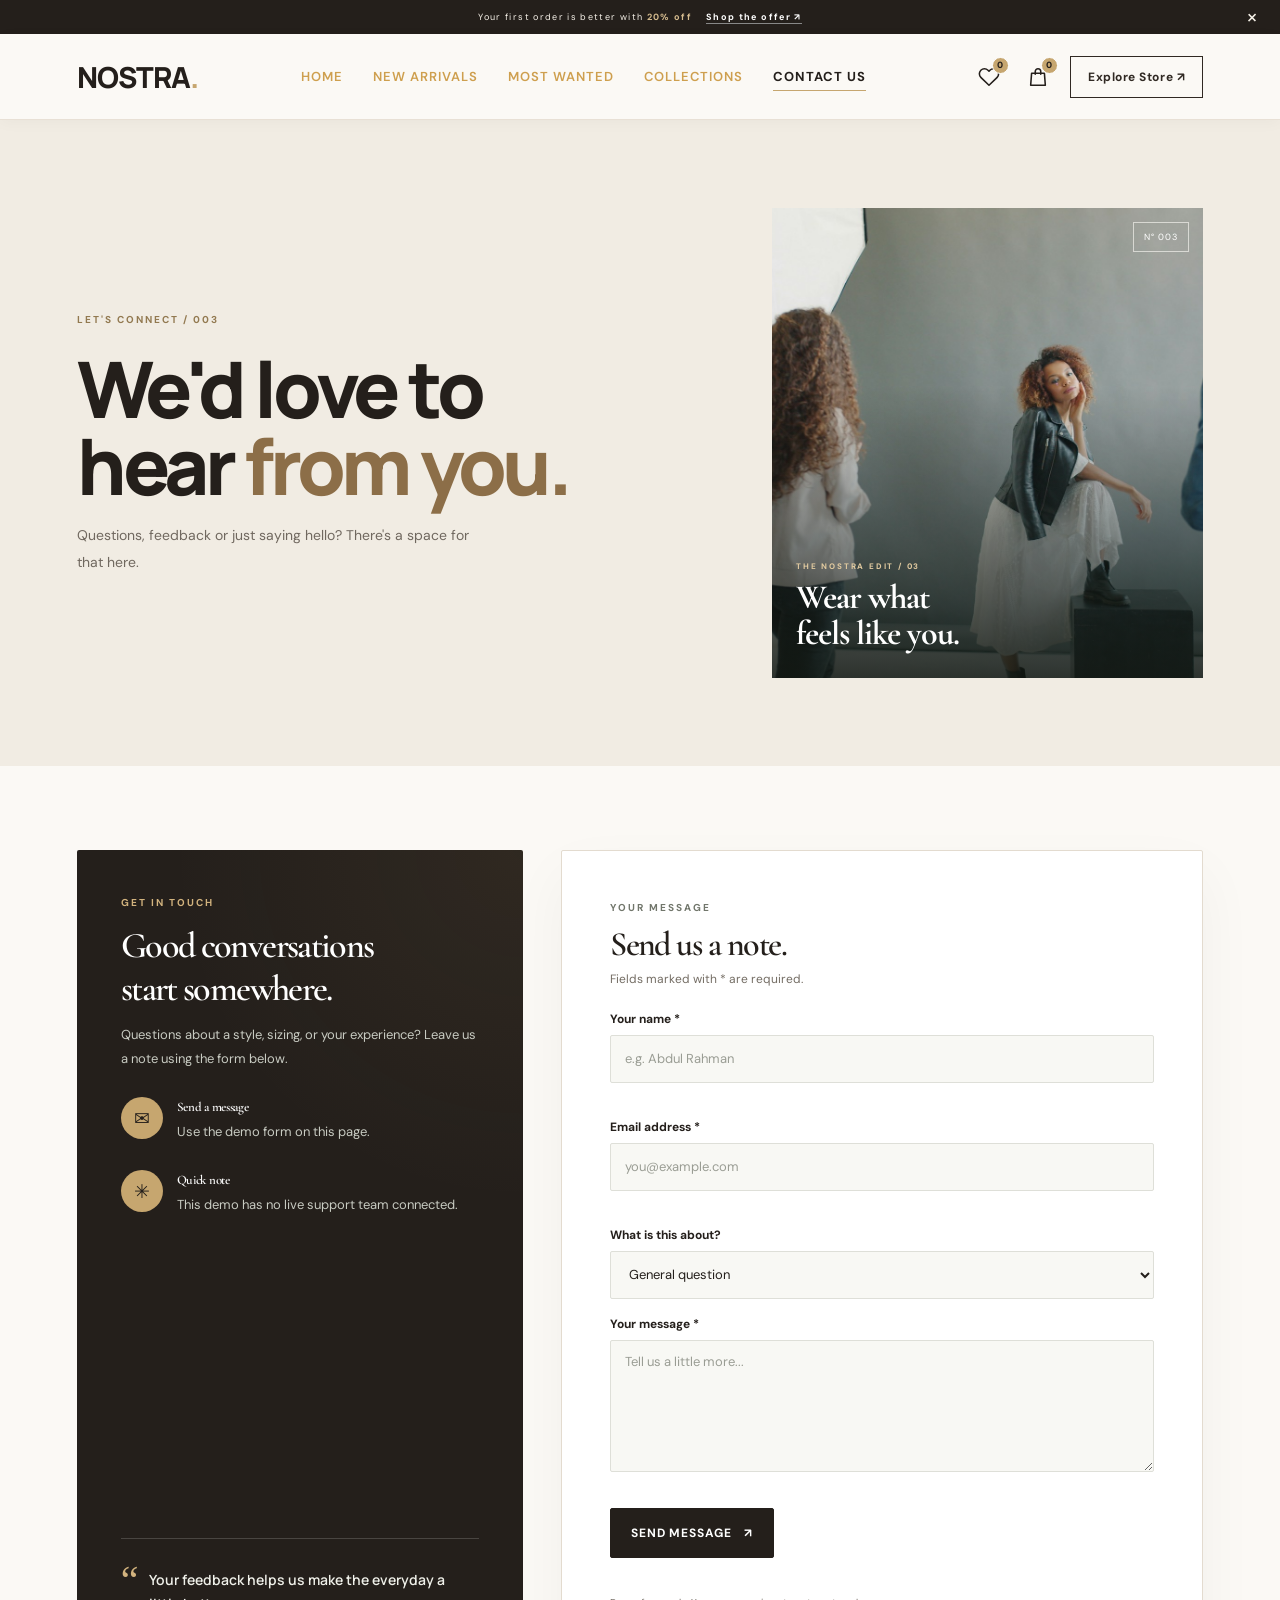
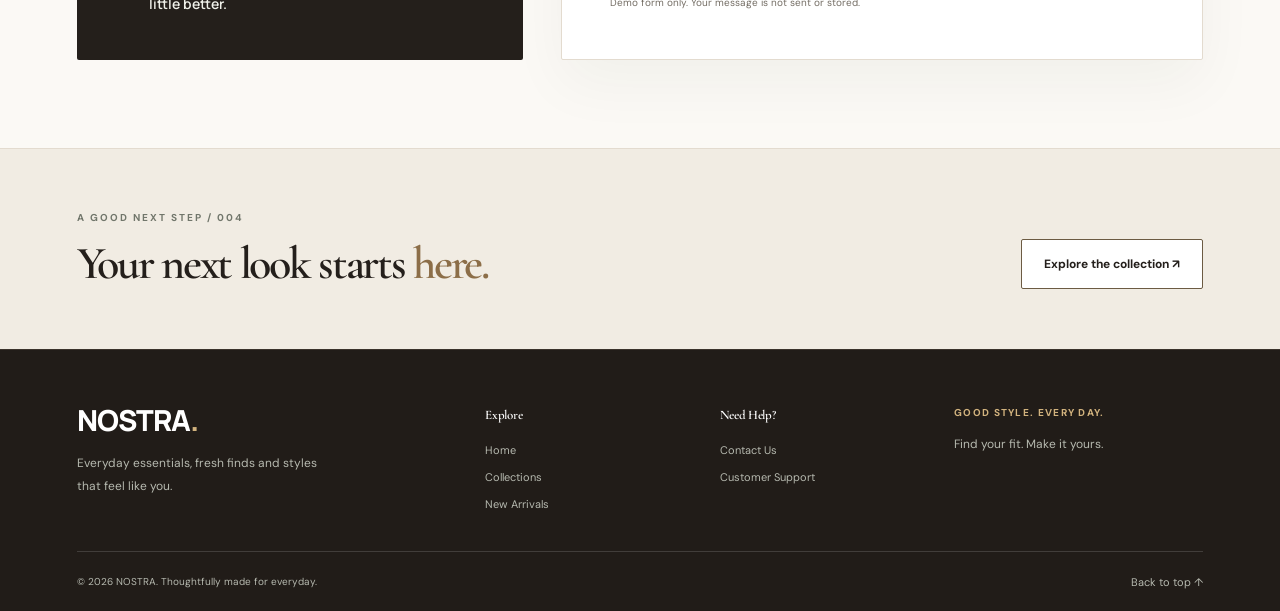
<file: contact.html>
<!DOCTYPE html>
<html lang="en">
<head>
    <meta charset="UTF-8">
    <meta name="viewport" content="width=device-width, initial-scale=1.0">
    <meta name="theme-color" content="#20231f">
    <meta name="description" content="Send a message through the NOSTRA student front-end demo. Form submissions are confirmed in the browser only.">
    <title>Contact Us | NOSTRA</title>
    <link rel="preconnect" href="https://fonts.googleapis.com">
    <link rel="preconnect" href="https://fonts.gstatic.com" crossorigin>
    <link
        href="https://fonts.googleapis.com/css2?family=DM+Sans:wght@400;500;600;700&amp;family=Manrope:wght@400;500;600;700;800&amp;family=Cormorant+Garamond:wght@500;600;700&amp;display=swap"
        rel="stylesheet"
    >
    <link rel="stylesheet" href="style.css">
    <script src="script.js" defer></script>
</head>
<body id="top" class="contact-page">
    <a class="skip-link" href="#main-content">Skip to main content</a>

    <div class="announcement">
        <p>Your first order is better with <strong>20% off</strong></p>
        <a href="collections.html">Shop the offer ↗</a>
        <button class="announcement-close" type="button" aria-label="Dismiss announcement">×</button>
    </div>

    <header class="header">
        <a href="index.html" class="logo">NOSTRA<span>.</span></a>
        <button class="menu-toggle" id="menuToggle" type="button" aria-label="Open navigation" aria-expanded="false" aria-controls="navLinks">☰</button>
        <nav class="navigation" id="navLinks" aria-label="Main navigation">
            <a href="index.html">Home</a>
            <a href="index.html#new-arrivals">New Arrivals</a>
            <a href="index.html#most-wanted">Most Wanted</a>
            <a href="collections.html">Collections</a>
            <a href="contact.html" class="active" aria-current="page">Contact Us</a>
        </nav>
        <div class="header-actions" role="group" aria-label="Shopping shortcuts">
            <button
                class="header-icon-button"
                type="button"
                data-panel-trigger="favourites"
                aria-label="View favourites, 0 items"
                aria-controls="shopPanel"
                aria-expanded="false"
                title="Favourites"
            >
                <svg viewBox="0 0 24 24" aria-hidden="true"><path d="M20.8 4.6a5.5 5.5 0 0 0-7.8 0L12 5.7l-1.1-1.1a5.5 5.5 0 0 0-7.8 7.8l1.1 1.1L12 21l7.8-7.5 1.1-1.1a5.5 5.5 0 0 0-.1-7.8Z"/></svg>
                <span class="header-count" data-count="favourites" aria-hidden="true">0</span>
            </button>
            <button
                class="header-icon-button"
                type="button"
                data-panel-trigger="cart"
                aria-label="View shopping bag, 0 items"
                aria-controls="shopPanel"
                aria-expanded="false"
                title="Shopping bag"
            >
                <svg viewBox="0 0 24 24" aria-hidden="true"><path d="M5 8h14l1 13H4L5 8Z"/><path d="M9 9V6a3 3 0 0 1 6 0v3"/></svg>
                <span class="header-count" data-count="cart" aria-hidden="true">0</span>
            </button>
            <a href="collections.html" class="header-button">Explore Store ↗</a>
        </div>
        <div class="shop-panel" id="shopPanel" role="region" aria-labelledby="shopPanelTitle" hidden>
            <div class="shop-panel-heading">
                <div><p class="eyebrow" id="shopPanelEyebrow">YOUR PICKS</p><h2 id="shopPanelTitle">Your favourites</h2></div>
                <button class="shop-panel-close" type="button" aria-label="Close shopping panel">×</button>
            </div>
            <div class="shop-panel-items" id="shopPanelItems"></div>
            <p class="shop-panel-note" id="shopPanelNote"></p>
        </div>
        <p class="sr-only" id="shopStatus" role="status" aria-live="polite"></p>
    </header>

    <main id="main-content">
        <section class="contact-hero" aria-labelledby="contactTitle">
            <div class="container">
                <div class="contact-hero-copy">
                    <p class="eyebrow">LET'S CONNECT / 003</p>
                    <h1 id="contactTitle">We'd love to<br>hear <span>from you.</span></h1>
                    <p>Questions, feedback or just saying hello? There's a space for that here.</p>
                </div>
                <figure class="contact-hero-art">
                    <img
                        src="images/editorial/contact-fashion-studio.jpg"
                        alt="Fashion model preparing for a shoot with a photographer in a studio"
                        fetchpriority="high"
                        decoding="async"
                    >
                    <figcaption>
                        <span>THE NOSTRA EDIT / 03</span>
                        <strong>Wear what<br>feels like you.</strong>
                    </figcaption>
                    <span class="contact-art-index" aria-hidden="true">N° 003</span>
                </figure>
            </div>
        </section>

        <section class="contact-section container" aria-label="Contact details and message form">
            <div class="contact-details">
                <p class="eyebrow">GET IN TOUCH</p>
                <h2>Good conversations<br>start somewhere.</h2>
                <p class="contact-description">Questions about a style, sizing, or your experience? Leave us a note using the form below.</p>

                <div class="contact-detail-item">
                    <span class="contact-detail-icon" aria-hidden="true">✉</span>
                    <div>
                        <h3>Send a message</h3>
                        <p>Use the demo form on this page.</p>
                    </div>
                </div>

                <div class="contact-detail-item">
                    <span class="contact-detail-icon" aria-hidden="true">✳</span>
                    <div>
                        <h3>Quick note</h3>
                        <p>This demo has no live support team connected.</p>
                    </div>
                </div>

                <div class="contact-quote">
                    <span aria-hidden="true">“</span>
                    <p>Your feedback helps us make the everyday a little better.</p>
                </div>
            </div>

            <div class="contact-form-card">
                <p class="eyebrow">YOUR MESSAGE</p>
                <h2>Send us a note.</h2>
                <p class="form-intro">Fields marked with * are required.</p>

                <form id="contactForm" novalidate>
                    <div class="form-group">
                        <label for="contactName">Your name *</label>
                        <input
                            type="text"
                            id="contactName"
                            name="name"
                            placeholder="e.g. Abdul Rahman"
                            autocomplete="name"
                            minlength="2"
                            maxlength="80"
                            aria-describedby="nameError"
                            aria-invalid="false"
                            required
                        >
                        <small class="field-error" id="nameError" aria-live="polite"></small>
                    </div>

                    <div class="form-group">
                        <label for="contactEmail">Email address *</label>
                        <input
                            type="email"
                            id="contactEmail"
                            name="email"
                            placeholder="you@example.com"
                            autocomplete="email"
                            maxlength="254"
                            aria-describedby="emailError"
                            aria-invalid="false"
                            required
                        >
                        <small class="field-error" id="emailError" aria-live="polite"></small>
                    </div>

                    <div class="form-group">
                        <label for="contactSubject">What is this about?</label>
                        <select id="contactSubject" name="subject">
                            <option value="General question">General question</option>
                            <option value="Product enquiry">Product enquiry</option>
                            <option value="Order support">Order support</option>
                            <option value="Feedback">Feedback</option>
                        </select>
                    </div>

                    <div class="form-group">
                        <label for="contactMessage">Your message *</label>
                        <textarea id="contactMessage" name="message" rows="5" placeholder="Tell us a little more..." minlength="10" maxlength="1000" aria-describedby="messageError" aria-invalid="false" required></textarea>
                        <small class="field-error" id="messageError" aria-live="polite"></small>
                    </div>

                    <button class="button button-dark submit-button" type="submit">Send message <span aria-hidden="true">↗</span></button>
                    <p class="form-message" id="contactSuccess" role="status" aria-live="polite"></p>
                    <p class="form-note">Demo form only. Your message is not sent or stored.</p>
                </form>
            </div>
        </section>

        <section class="contact-bottom" aria-labelledby="contactBottomTitle">
            <div class="container contact-bottom-inner">
                <div class="contact-bottom-copy">
                    <p class="eyebrow">A GOOD NEXT STEP / 004</p>
                    <h2 id="contactBottomTitle">Your next look starts <span>here.</span></h2>
                </div>
                <a class="button button-light" href="collections.html">Explore the collection ↗</a>
            </div>
        </section>
    </main>

    <footer class="footer">
        <div class="footer-main">
            <div class="footer-brand">
                <a href="index.html" class="logo">NOSTRA<span>.</span></a>
                <p>Everyday essentials, fresh finds and styles that feel like you.</p>
            </div>
            <div class="footer-links">
                <h3>Explore</h3>
                <a href="index.html">Home</a>
                <a href="collections.html">Collections</a>
                <a href="index.html#new-arrivals">New Arrivals</a>
            </div>
            <div class="footer-links">
                <h3>Need Help?</h3>
                <a href="contact.html">Contact Us</a>
                <a href="contact.html">Customer Support</a>
            </div>
            <div class="footer-note">
                <span>GOOD STYLE. EVERY DAY.</span>
                <p>Find your fit. Make it yours.</p>
            </div>
        </div>
        <div class="footer-bottom">
            <p>© 2026 NOSTRA. Thoughtfully made for everyday.</p>
            <a href="#top">Back to top ↑</a>
        </div>
    </footer>
</body>
</html>
</file>
<file: style.css>
/* ==============================
   NOSTRA - SHARED BASE STYLES
============================== */

:root {
    --ink: #20231f;
    --muted: #777b73;
    --paper: #f7f7f2;
    --white: #ffffff;
    --accent: #d7fa70;
    --line: #e6e7df;
}

* {
    box-sizing: border-box;
}

html {
    scroll-behavior: smooth;
}

body {
    margin: 0;
    color: var(--ink);
    background: white;
    font-family: "DM Sans", sans-serif;
}

img {
    max-width: 100%;
}

a {
    -webkit-tap-highlight-color: transparent;
}

button,
input {
    font: inherit;
}

button,
a {
    touch-action: manipulation;
}

.logo {
    color: var(--ink);
    font-family: "Manrope", sans-serif;
    font-size: 29px;
    font-weight: 800;
    letter-spacing: -1.5px;
    text-decoration: none;
}

.logo span {
    color: #8bab35;
}

.eyebrow {
    color: #71766b;
    font-size: 10px;
    font-weight: 700;
    letter-spacing: 2px;
    line-height: 1.7;
}

/* Announcement */

.announcement {
    position: relative;
    min-height: 38px;
    padding: 9px 6%;
    display: flex;
    justify-content: center;
    align-items: center;
    gap: 14px;
    flex-wrap: wrap;
    background: var(--ink);
    color: white;
    font-size: 11px;
    letter-spacing: 1.2px;
}

.announcement p {
    margin: 0;
}

.announcement strong {
    color: var(--accent);
}

.announcement a {
    color: white;
    text-decoration: none;
    font-weight: 700;
    border-bottom: 1px solid #888;
}

.announcement-close {
    position: absolute;
    top: 50%;
    right: 14px;
    display: grid;
    width: 28px;
    height: 28px;
    place-items: center;
    padding: 0;
    border: 0;
    border-radius: 50%;
    color: inherit;
    background: transparent;
    font: inherit;
    font-size: 22px;
    font-weight: 400;
    line-height: 1;
    cursor: pointer;
    transform: translateY(-50%);
    transition: background .2s, color .2s;
}

.announcement-close:hover {
    color: var(--accent);
    background: #ffffff18;
}

.announcement-close:focus-visible {
    outline: 2px solid var(--accent);
    outline-offset: 2px;
}

/* Navigation */

.header {
    min-height: 82px;
    padding: 18px 6%;
    display: flex;
    align-items: center;
    justify-content: space-between;
    gap: 28px;
    background: white;
    border-bottom: 1px solid var(--line);
    position: relative;
    z-index: 10;
}

.navigation {
    display: flex;
    align-items: center;
    gap: 30px;
}

.navigation a {
    color: #666a62;
    font-size: 13px;
    text-decoration: none;
    transition: color 0.2s;
}

.navigation a:hover,
.navigation a.active {
    color: var(--ink);
    font-weight: 700;
}

.header-button,
.outline-button {
    padding: 12px 17px;
    border: 1px solid var(--ink);
    border-radius: 4px;
    color: var(--ink);
    font-size: 12px;
    font-weight: 700;
    text-decoration: none;
    transition: background 0.2s, color 0.2s;
}

.header-button:hover {
    background: var(--ink);
    color: white;
}

.menu-toggle {
    display: none;
    border: 0;
    background: transparent;
    color: var(--ink);
    font-size: 25px;
    cursor: pointer;
}

/* Featured carousel */
.hero-slider {
    position: relative;
    isolation: isolate;
    display: grid;
    place-items: center;
    height: clamp(440px, 48vw, 590px);
    min-height: 440px;
    overflow: hidden;
    background: var(--ink);
    color: white;
    text-align: center;
}

.hero-slide-image {
    position: absolute;
    z-index: -2;
    inset: 0;
    display: block;
    width: 100%;
    height: 100%;
    object-fit: cover;
    object-position: var(--hero-object-position, center 40%);
}

.hero-slider::before {
    position: absolute;
    z-index: -1;
    inset: 0;
    content: "";
    background: linear-gradient(90deg, #141714a8, #14171470 50%, #141714a8);
}

.hero-slide-content {
    position: relative;
    width: min(760px, 88%);
    padding: 48px 0 66px;
}

.hero-slide-label {
    color: var(--accent);
    font-size: 10px;
    font-weight: 700;
    letter-spacing: 2px;
}

.hero-slide-content h1 {
    margin: 18px 0 10px;
    color: white;
    font-family: "Manrope", sans-serif;
    font-size: clamp(42px, 6vw, 70px);
    font-weight: 800;
    line-height: 1.08;
    letter-spacing: -2.6px;
    text-wrap: balance;
}

.hero-slide-content>p {
    margin: 0 auto;
    color: #f0f1eb;
    font-size: clamp(16px, 2vw, 21px);
    line-height: 1.6;
}

.hero-slide-actions {
    display: flex;
    align-items: center;
    justify-content: center;
    gap: 22px;
    flex-wrap: wrap;
    margin-top: 27px;
}

.hero-slide-button,
.hero-slide-secondary {
    display: inline-flex;
    min-height: 46px;
    align-items: center;
    justify-content: center;
    gap: 10px;
    padding: 13px 20px;
    border: 1px solid var(--accent);
    border-radius: 4px;
    font-size: 12px;
    font-weight: 700;
    text-decoration: none;
    transition: background .2s, color .2s, transform .2s;
}

.hero-slide-button {
    color: var(--ink);
    background: var(--accent);
}

.hero-slide-button:hover {
    color: var(--ink);
    background: white;
    border-color: white;
    transform: translateY(-2px);
}

.hero-slide-secondary {
    color: white;
    background: #20231f45;
    border-color: #ffffffa8;
}

.hero-slide-secondary:hover {
    color: var(--ink);
    background: white;
    border-color: white;
}

.hero-slider-controls {
    position: absolute;
    right: 6%;
    bottom: 20px;
    left: 6%;
    display: flex;
    align-items: center;
    justify-content: space-between;
    color: white;
    font-size: 11px;
}

.hero-slider-controls button {
    padding: 9px 12px;
    border: 1px solid #ffffff80;
    border-radius: 3px;
    color: white;
    background: #20231f55;
    font: inherit;
    cursor: pointer;
}

.hero-slider-controls button:hover {
    color: var(--ink);
    background: white;
}

.section-heading h2,
.offer h2,
.newsletter h2 {
    font-family: "Manrope", sans-serif;
    letter-spacing: -2.5px;
}

.section-heading h2 span,
.offer h2 span,
.newsletter h2 span {
    color: #87a932;
}

/* Brands */

.brands {
    padding: 27px 6%;
    display: flex;
    align-items: center;
    justify-content: space-between;
    gap: 25px;
    border-bottom: 1px solid var(--line);
}

.brands>p {
    margin: 0;
    color: var(--muted);
    font-size: 9px;
    letter-spacing: 1.6px;
    font-weight: 700;
}

.brand-list {
    display: flex;
    justify-content: space-between;
    align-items: center;
    gap: 30px;
    flex: 1;
    max-width: 760px;
    color: #55594f;
}

.brand-list span {
    font-family: "Manrope", sans-serif;
    font-size: 17px;
    font-weight: 800;
    letter-spacing: -0.7px;
}

/* Common sections */

.section {
    padding: 82px 6%;
}

.section-heading {
    display: flex;
    align-items: end;
    justify-content: space-between;
    gap: 25px;
    margin-bottom: 34px;
}

.section-heading h2 {
    margin: 10px 0 0;
    font-size: clamp(29px, 3.6vw, 43px);
    line-height: 1.2;
    font-weight: 800;
}

.section-heading>p {
    max-width: 310px;
    margin: 0;
    color: var(--muted);
    font-size: 13px;
    line-height: 1.8;
}

.outline-button {
    white-space: nowrap;
}

.outline-button:hover {
    background: var(--accent);
}

/* Benefits */

.benefit-grid {
    display: grid;
    grid-template-columns: repeat(4, minmax(0, 1fr));
    gap: 14px;
}

.benefit-card {
    padding: 24px 20px;
    background: var(--paper);
    border: 1px solid #eeeee7;
    border-radius: 5px;
    transition: transform 0.2s, border-color 0.2s;
}

.benefit-card:hover {
    transform: translateY(-4px);
    border-color: #c4d49c;
}

.benefit-icon {
    width: 43px;
    height: 43px;
    display: grid;
    place-items: center;
    border-radius: 50%;
    background: var(--accent);
    font-size: 22px;
}

.benefit-card h3 {
    margin: 21px 0 9px;
    font-size: 15px;
}

.benefit-card p {
    margin: 0;
    color: var(--muted);
    font-size: 12px;
    line-height: 1.8;
}

/* New Arrivals */

.arrivals {
    background: var(--paper);
}

.product-grid {
    display: grid;
    grid-template-columns: repeat(4, minmax(0, 1fr));
    gap: 19px;
}

.product-card {
    min-width: 0;
}

.product-image {
    display: block;
    position: relative;
    overflow: hidden;
    background: #e9e9e2;
    border-radius: 4px;
}

.product-image img {
    display: block;
    width: 100%;
    height: 280px;
    object-fit: cover;
    transition: transform 0.4s;
}

.product-card:hover .product-image img {
    transform: scale(1.04);
}

.product-label {
    position: absolute;
    z-index: 1;
    top: 12px;
    left: 12px;
    padding: 7px 9px;
    background: white;
    color: var(--ink);
    font-size: 9px;
    font-weight: 700;
    letter-spacing: 0.8px;
}

.product-info {
    display: flex;
    justify-content: space-between;
    gap: 10px;
    padding-top: 15px;
}

.product-info h3 {
    margin: 0;
    font-size: 13px;
}

.product-info p {
    margin: 7px 0 0;
    color: var(--muted);
    font-size: 11px;
}

.product-info strong {
    font-size: 12px;
    white-space: nowrap;
}

/* Most Wanted */

.wanted {
    background: white;
}

.wanted-grid {
    display: grid;
    grid-template-columns: repeat(4, minmax(0, 1fr));
    gap: 16px;
}

.wanted-card {
    position: relative;
    display: block;
    overflow: hidden;
    aspect-ratio: 4 / 4.8;
    background: var(--paper);
    border-radius: 4px;
}

.wanted-card img {
    width: 100%;
    height: 100%;
    display: block;
    object-fit: cover;
    transition: transform 0.4s;
}

.wanted-card:hover img {
    transform: scale(1.06);
}

.sale-label {
    position: absolute;
    top: 12px;
    left: 12px;
    padding: 7px 10px;
    background: var(--accent);
    color: var(--ink);
    font-size: 9px;
    font-weight: 800;
    letter-spacing: 1px;
}

.wanted-arrow {
    position: absolute;
    right: 12px;
    bottom: 12px;
    width: 36px;
    height: 36px;
    display: grid;
    place-items: center;
    background: white;
    border-radius: 50%;
    color: var(--ink);
    font-size: 18px;
    transition: background 0.2s;
}

.wanted-card:hover .wanted-arrow {
    background: var(--accent);
}

.wanted-footer {
    margin-top: 27px;
    display: flex;
    align-items: center;
    justify-content: space-between;
    gap: 20px;
}

.wanted-footer p {
    color: var(--muted);
    font-size: 13px;
}

/* Limited Offer */

.offer {
    display: grid;
    grid-template-columns: 1fr 1fr;
    background: var(--paper);
}

.offer-image {
    min-height: 410px;
}

.offer-image img {
    display: block;
    width: 100%;
    height: 100%;
    min-height: 410px;
    object-fit: cover;
}

.offer-content {
    display: flex;
    flex-direction: column;
    justify-content: center;
    align-items: flex-start;
    padding: 55px 10%;
}

.offer h2 {
    margin: 17px 0;
    font-size: clamp(31px, 4vw, 49px);
    line-height: 1.2;
}

.offer-content>p {
    max-width: 390px;
    margin: 0 0 24px;
    color: var(--muted);
    font-size: 13px;
    line-height: 1.9;
}

.offer-content small {
    margin-top: 15px;
    color: var(--muted);
    font-size: 10px;
}

/* Newsletter */

.newsletter {
    padding: 80px 6%;
    text-align: center;
    background: var(--accent);
}

.newsletter h2 {
    margin: 15px 0;
    font-size: clamp(34px, 4.5vw, 52px);
    line-height: 1.15;
}

.newsletter h2 span {
    color: #4e6327;
}

.newsletter>p {
    color: #555d47;
    font-size: 13px;
    line-height: 1.8;
}

.newsletter-form {
    display: flex;
    max-width: 490px;
    margin: 26px auto 10px;
    padding: 5px;
    background: white;
    border: 1px solid #d1e49e;
    border-radius: 4px;
}

.newsletter-form input {
    flex: 1;
    width: 0;
    min-width: 0;
    padding: 12px;
    border: 0;
    outline: none;
    background: transparent;
    font: inherit;
    font-size: 12px;
}

.newsletter-form button {
    padding: 12px 17px;
    border: 0;
    border-radius: 3px;
    background: var(--ink);
    color: white;
    font-size: 11px;
    font-weight: 700;
    cursor: pointer;
}

.newsletter-form button:hover {
    background: #41473a;
}

.newsletter small {
    color: #555d47;
    font-size: 10px;
}

.newsletter-message {
    min-height: 18px;
    font-size: 12px;
    font-weight: 700;
}

/* Screen-reader-only label */

.sr-only {
    position: absolute;
    width: 1px;
    height: 1px;
    padding: 0;
    margin: -1px;
    overflow: hidden;
    clip: rect(0, 0, 0, 0);
    white-space: nowrap;
    border: 0;
}

/* Footer */

.footer {
    padding: 50px 6% 0;
    background: var(--ink);
    color: white;
}

.footer .logo {
    color: white;
}

.footer-main {
    display: grid;
    grid-template-columns: 1.5fr 0.8fr 0.8fr 1fr;
    gap: 35px;
    padding-bottom: 40px;
}

.footer-brand p,
.footer-note p {
    max-width: 260px;
    color: #b6b9af;
    font-size: 12px;
    line-height: 1.9;
}

.footer-links {
    display: flex;
    flex-direction: column;
    align-items: flex-start;
    gap: 13px;
}

.footer-links h3 {
    margin: 7px 0;
    font-size: 13px;
}

.footer-links a,
.footer-bottom a {
    color: #b6b9af;
    font-size: 11px;
    text-decoration: none;
    transition: color 0.2s;
}

.footer-links a:hover,
.footer-bottom a:hover {
    color: var(--accent);
}

.footer-note span {
    color: var(--accent);
    font-size: 10px;
    font-weight: 700;
    letter-spacing: 1.3px;
}

.footer-bottom {
    min-height: 60px;
    display: flex;
    align-items: center;
    justify-content: space-between;
    gap: 20px;
    border-top: 1px solid #41443e;
}

.footer-bottom p {
    color: #b6b9af;
    font-size: 10px;
}

/* Tablet */

@media (max-width: 950px) {
    .header {
        gap: 18px;
    }

    .navigation {
        gap: 17px;
    }


    .benefit-grid {
        grid-template-columns: repeat(2, minmax(0, 1fr));
    }

    .product-grid {
        grid-template-columns: repeat(2, minmax(0, 1fr));
        row-gap: 30px;
    }

    .wanted-grid {
        gap: 10px;
    }

    .footer-main {
        grid-template-columns: repeat(2, minmax(0, 1fr));
    }
}

/* Compact navigation before the full mobile layout breakpoint */
@media (max-width: 900px) {
    .header {
        min-height: 72px;
        padding: 15px 5%;
        gap: 18px;
    }

    .menu-toggle {
        display: block;
    }

    .header-button {
        display: none;
    }

    .navigation {
        display: none;
        position: absolute;
        top: 100%;
        left: 0;
        right: 0;
        max-height: min(70vh, 420px);
        overflow-y: auto;
        padding: 20px 5%;
        flex-direction: column;
        align-items: flex-start;
        gap: 20px;
        background: white;
        border-bottom: 1px solid var(--line);
        box-shadow: 0 12px 20px #20231f0b;
    }

    .navigation.show {
        display: flex;
    }

    .brand-list {
        gap: 18px;
    }

    .brand-mark img {
        max-width: 68px;
        height: 22px;
    }

    .brand-mark-wide img {
        max-width: 105px;
    }

    .offer-content {
        padding: 45px 7%;
    }
}

/* Mobile */

@media (max-width: 360px) {
    .benefit-grid {
        grid-template-columns: 1fr;
    }
}


/* Keyboard access and motion preferences */
.skip-link {
    position: absolute;
    top: 8px;
    left: 8px;
    z-index: 100;
    padding: 10px 14px;
    transform: translateY(-150%);
    border-radius: 3px;
    color: white;
    background: var(--ink);
    font-size: 12px;
    font-weight: 700;
}

.skip-link:focus {
    transform: translateY(0);
}

a:focus-visible,
button:focus-visible,
input:focus-visible,
select:focus-visible,
textarea:focus-visible {
    outline: 3px solid #87a932;
    outline-offset: 3px;
}

@media (prefers-reduced-motion: reduce) {
    html {
        scroll-behavior: auto;
    }

    *,
    *::before,
    *::after {
        scroll-behavior: auto !important;
        animation-duration: 0.01ms !important;
        animation-iteration-count: 1 !important;
        transition-duration: 0.01ms !important;
    }
}

/* Reference polish: sticky header, real brand marks and reliable mobile rails */
.header {
    position: sticky;
    top: 0;
    z-index: 30;
    box-shadow: 0 3px 14px #20231f08;
}

.section,
.brands,
.offer,
.newsletter {
    scroll-margin-top: 90px;
}

.hero-slider {
    height: clamp(360px, 43vw, 540px);
    min-height: 360px;
}

.hero-slider::before {
    background: linear-gradient(90deg, #14171480, #14171448 50%, #14171480);
}

.hero-slide-content {
    padding-top: 36px;
}

.hero-slide-label,
.hero-slide-secondary {
    display: none;
}

.hero-slide-actions {
    margin-top: 23px;
}

.hero-slide-button {
    min-width: 174px;
    border-color: var(--accent);
    background: var(--accent);
}

.brands {
    min-height: 88px;
    padding-top: 20px;
    padding-bottom: 20px;
}

.brand-list {
    max-width: 820px;
    gap: clamp(18px, 3vw, 38px);
}

.brand-mark {
    display: flex;
    align-items: center;
    justify-content: center;
    min-width: 0;
}

.brand-mark img {
    display: block;
    width: auto;
    max-width: 78px;
    height: 24px;
    object-fit: contain;
    opacity: .76;
    transition: opacity .2s, transform .2s;
}

.brand-mark-wide img {
    max-width: 122px;
}

.brand-mark:hover img {
    opacity: 1;
    transform: translateY(-1px);
}

.product-shop {
    position: absolute;
    right: 12px;
    bottom: 12px;
    left: 12px;
    display: block;
    padding: 11px 14px;
    color: var(--ink);
    background: #ffffffed;
    font-size: 11px;
    font-weight: 700;
    letter-spacing: .5px;
    text-align: center;
}

.primary-button {
    display: inline-flex;
    min-height: 44px;
    align-items: center;
    justify-content: center;
    padding: 12px 18px;
    border: 1px solid var(--ink);
    border-radius: 4px;
    color: white;
    background: var(--ink);
    font-size: 12px;
    font-weight: 700;
    text-decoration: none;
    transition: background .2s, color .2s, transform .2s;
}

.primary-button:hover {
    color: var(--ink);
    background: var(--accent);
    border-color: var(--accent);
    transform: translateY(-2px);
}

.wanted-grid {
    display: flex;
    gap: 16px;
    overflow-x: auto;
    padding: 2px 2px 14px;
    scroll-snap-type: x mandatory;
    overscroll-behavior-inline: contain;
    -webkit-overflow-scrolling: touch;
    scrollbar-width: thin;
    scrollbar-color: #aeb3a7 #f1f2ec;
}

.wanted-card {
    flex: 0 0 clamp(205px, 24vw, 282px);
    min-width: 0;
    scroll-snap-align: start;
}

.wanted-footer {
    align-items: center;
}

.offer {
    background: #20231f;
    color: white;
}

.offer-content {
    padding-right: max(6%, calc((100vw - 1240px) / 2));
    padding-left: max(7%, calc((100vw - 1240px) / 2));
}

.offer .eyebrow,
.offer h2 span {
    color: var(--accent);
}

.offer-content>p,
.offer-content small {
    color: #d0d2ca;
}

.offer .primary-button {
    color: var(--ink);
    background: white;
    border-color: white;
}

.offer .primary-button:hover {
    color: var(--ink);
    background: var(--accent);
    border-color: var(--accent);
}

.newsletter {
    background: white;
    border-top: 1px solid var(--line);
}

.newsletter>p,
.newsletter small {
    color: var(--muted);
}

.newsletter-form {
    border-color: var(--line);
}

@media (max-width: 650px) {
    .announcement {
        padding: 10px 42px;
        gap: 5px 10px;
        font-size: 8px;
    }

    .announcement-close {
        right: 7px;
        width: 26px;
        height: 26px;
        font-size: 21px;
    }

    .header {
        min-height: 70px;
        padding: 15px 5%;
    }

    .logo {
        font-size: 26px;
    }

    .hero-slider {
        height: clamp(360px, 76vh, 470px);
        min-height: 360px;
    }

    .hero-slide-content {
        width: 90%;
        padding: 24px 0 68px;
    }

    .hero-slide-content h1 {
        font-size: clamp(36px, 10vw, 54px);
        letter-spacing: -1.7px;
    }

    .hero-slide-actions {
        flex-direction: row;
        gap: 12px;
        margin-top: 20px;
    }

    .hero-slide-content>p {
        font-size: 16px;
    }

    .hero-slide-button {
        width: min(250px, 100%);
    }

    .hero-slider-controls {
        right: 5%;
        bottom: 13px;
        left: 5%;
    }

    .hero-slider-controls button {
        padding: 8px 10px;
        font-size: 10px;
    }

    .brands {
        min-height: 88px;
        padding: 20px 5%;
        align-items: flex-start;
        flex-direction: column;
        gap: 17px;
    }

    .brand-list {
        width: 100%;
        justify-content: flex-start;
        flex-wrap: wrap;
        gap: 15px 22px;
    }

    .brand-mark img {
        max-width: 58px;
        height: 20px;
    }

    .brand-mark-wide img {
        max-width: 94px;
    }

    .product-grid {
        gap: 24px 12px;
    }

    .product-image img {
        height: clamp(180px, 57vw, 250px);
    }

    .product-info {
        flex-direction: column;
        gap: 7px;
    }

    .product-info h3 {
        font-size: 12px;
    }

    .product-shop {
        right: 8px;
        bottom: 8px;
        left: 8px;
        padding: 9px 8px;
        font-size: 10px;
    }

    .wanted-grid {
        gap: 12px;
        margin-right: -5%;
        padding-right: 5%;
    }

    .wanted-card {
        flex-basis: 72vw;
        max-width: 290px;
        aspect-ratio: 4 / 4.6;
    }

    .wanted-footer {
        align-items: flex-start;
        flex-direction: column;
        gap: 13px;
    }

    .offer {
        grid-template-columns: 1fr;
    }

    .offer-image,
    .offer-image img {
        height: 250px;
        min-height: 250px;
    }

    .offer-content {
        padding: 38px 5% 42px;
    }

    .offer h2 {
        font-size: 36px;
        letter-spacing: -1.5px;
    }

    .newsletter {
        padding: 60px 5%;
    }

    .newsletter h2 {
        font-size: 38px;
        letter-spacing: -1.5px;
    }

    .newsletter-form input {
        font-size: 11px;
    }

    .newsletter-form button {
        padding: 10px;
    }

    .section {
        padding: 55px 5%;
    }

    .section-heading {
        align-items: flex-start;
        flex-direction: column;
        gap: 17px;
        margin-bottom: 25px;
    }

    .section-heading h2 {
        font-size: 32px;
        letter-spacing: -1.5px;
    }

    .benefit-grid {
        gap: 10px;
    }

    .benefit-card {
        padding: 18px 14px;
    }

    .benefit-card h3 {
        font-size: 13px;
    }

    .benefit-card p {
        font-size: 11px;
    }

    .footer {
        padding: 38px 5% 0;
    }

    .footer-main {
        grid-template-columns: repeat(2, minmax(0, 1fr));
        gap: 28px 18px;
    }

    .footer-bottom {
        padding: 15px 0;
    }
}

@media (max-width: 380px) {
    .hero-slider {
        height: 390px;
        min-height: 390px;
    }

    .hero-slide-content h1 {
        font-size: 34px;
    }

    .hero-slider-controls button {
        padding: 7px 8px;
    }

    .brand-list {
        gap: 12px 16px;
    }

    .wanted-card {
        flex-basis: 78vw;
    }
}

/* Shopping shortcuts and small saved-items panel */
.header-actions {
    position: relative;
    display: flex;
    flex: 0 0 auto;
    align-items: center;
    gap: 7px;
    order: 3;
}

.header-icon-button {
    position: relative;
    display: grid;
    width: 42px;
    height: 42px;
    flex: 0 0 42px;
    place-items: center;
    padding: 8px;
    border: 1px solid transparent;
    border-radius: 4px;
    color: var(--ink);
    background: transparent;
    cursor: pointer;
    transition: background .2s, border-color .2s, color .2s;
}

.header-icon-button:hover,
.header-icon-button[aria-expanded="true"] {
    border-color: var(--line);
    background: var(--paper);
}

.header-icon-button svg {
    width: 22px;
    height: 22px;
    fill: none;
    stroke: currentColor;
    stroke-linecap: round;
    stroke-linejoin: round;
    stroke-width: 1.7;
}

.header-count {
    position: absolute;
    top: 0;
    right: 0;
    display: grid;
    min-width: 17px;
    height: 17px;
    place-items: center;
    padding: 0 4px;
    border: 1px solid white;
    border-radius: 999px;
    color: var(--ink);
    background: var(--accent);
    font-size: 9px;
    font-weight: 800;
    line-height: 1;
}

.header-actions .header-button {
    margin-left: 4px;
    white-space: nowrap;
}

.navigation {
    order: 2;
}

.menu-toggle {
    order: 4;
}

.shop-panel[hidden] {
    display: none !important;
}

.shop-panel {
    position: absolute;
    z-index: 50;
    top: calc(100% + 8px);
    right: 6%;
    width: min(390px, calc(100vw - 30px));
    padding: 20px;
    border: 1px solid var(--line);
    border-radius: 6px;
    background: white;
    box-shadow: 0 18px 45px #20231f20;
}

.shop-panel-heading {
    display: flex;
    align-items: flex-start;
    justify-content: space-between;
    gap: 16px;
    margin-bottom: 14px;
}

.shop-panel-heading .eyebrow {
    margin: 0 0 5px;
}

.shop-panel-heading h2 {
    margin: 0;
    font-family: "Manrope", sans-serif;
    font-size: 20px;
    letter-spacing: -.5px;
}

.shop-panel-close {
    display: grid;
    width: 34px;
    height: 34px;
    flex: 0 0 auto;
    place-items: center;
    border: 1px solid var(--line);
    border-radius: 50%;
    color: var(--ink);
    background: white;
    font-size: 22px;
    line-height: 1;
    cursor: pointer;
}

.shop-panel-items {
    display: grid;
    max-height: min(340px, 48vh);
    gap: 10px;
    overflow-y: auto;
}

.shop-panel-empty {
    margin: 0;
    padding: 20px 12px;
    border: 1px dashed var(--line);
    color: var(--muted);
    text-align: center;
    font-size: 13px;
    line-height: 1.6;
}

.shop-panel-empty a {
    display: block;
    margin-top: 8px;
    color: var(--ink);
    font-weight: 700;
}

.shop-panel-item {
    display: grid;
    grid-template-columns: 58px minmax(0, 1fr) auto;
    align-items: center;
    gap: 11px;
    padding: 8px;
    border: 1px solid var(--line);
    border-radius: 4px;
}

.shop-panel-item img {
    display: block;
    width: 58px;
    height: 58px;
    border-radius: 3px;
    background: var(--paper);
    object-fit: cover;
}

.shop-panel-item-copy {
    min-width: 0;
}

.shop-panel-item-copy strong {
    display: block;
    overflow: hidden;
    color: var(--ink);
    font-size: 12px;
    text-overflow: ellipsis;
    white-space: nowrap;
}

.shop-panel-item-copy span {
    display: block;
    margin-top: 4px;
    color: var(--muted);
    font-size: 11px;
}

.shop-panel-remove,
.shop-quantity-button {
    display: grid;
    min-width: 30px;
    height: 30px;
    place-items: center;
    padding: 0 7px;
    border: 1px solid var(--line);
    border-radius: 3px;
    color: var(--ink);
    background: white;
    font: inherit;
    font-size: 13px;
    cursor: pointer;
}

.shop-panel-remove:hover,
.shop-quantity-button:hover {
    border-color: var(--ink);
}

.shop-quantity-controls {
    display: flex;
    align-items: center;
    gap: 5px;
}

.shop-quantity-controls span {
    min-width: 16px;
    color: var(--ink);
    text-align: center;
    font-size: 12px;
    font-weight: 700;
}

.shop-panel-note {
    margin: 13px 0 0;
    color: var(--muted);
    font-size: 11px;
    line-height: 1.5;
}

.product-favourite {
    position: absolute;
    z-index: 3;
    top: 10px;
    right: 10px;
    display: grid;
    width: 38px;
    height: 38px;
    place-items: center;
    border: 1px solid #dedfd8;
    border-radius: 50%;
    color: var(--ink);
    background: #ffffffed;
    cursor: pointer;
    transition: color .18s, background .18s, transform .18s;
}

.product-favourite:hover {
    transform: scale(1.06);
}

.product-favourite svg {
    width: 19px;
    height: 19px;
    fill: none;
    stroke: currentColor;
    stroke-linecap: round;
    stroke-linejoin: round;
    stroke-width: 1.8;
}

.product-favourite.is-saved {
    border-color: #e7a8a8;
    color: #b33d48;
    background: #fff5f4;
}

.product-favourite.is-saved svg {
    fill: currentColor;
}

.product-card {
    position: relative;
}

.product-card>.product-favourite {
    top: 12px;
    right: 12px;
}

.product-add-button {
    display: inline-flex;
    min-height: 36px;
    align-items: center;
    justify-content: center;
    gap: 7px;
    padding: 8px 12px;
    border: 1px solid var(--ink);
    border-radius: 3px;
    color: white;
    background: var(--ink);
    font: inherit;
    font-size: 11px;
    font-weight: 700;
    cursor: pointer;
    transition: color .18s, background .18s, border-color .18s;
}

.product-add-button:hover {
    border-color: #829c39;
    color: var(--ink);
    background: var(--accent);
}

.product-add-button svg {
    width: 15px;
    height: 15px;
    fill: none;
    stroke: currentColor;
    stroke-linecap: round;
    stroke-linejoin: round;
    stroke-width: 1.8;
}

.product-info .product-add-button {
    margin-left: auto;
}

.collection-product-info .product-add-button {
    width: 100%;
    margin-top: 11px;
}

@media (max-width: 1100px) {
    .header {
        gap: 16px;
        padding-right: 4%;
        padding-left: 4%;
    }

    .navigation {
        gap: clamp(12px, 1.55vw, 19px);
    }

    .navigation a {
        font-size: 12px;
    }
}



@media (max-width: 900px) {
    .header {
        gap: 12px;
    }

    .header-actions {
        margin-left: auto;
    }

    .navigation {
        order: 2;
    }
}

@media (max-width: 650px) {
    .header {
        gap: 8px;
    }

    .header-actions {
        gap: 2px;
    }

    .header-icon-button {
        width: 38px;
        height: 40px;
        flex-basis: 38px;
        padding: 7px;
    }

    .header-icon-button svg {
        width: 20px;
        height: 20px;
    }

    .header-count {
        top: 1px;
        right: 0;
        min-width: 16px;
        height: 16px;
        font-size: 8px;
    }

    .menu-toggle {
        margin-left: 1px;
        padding: 4px;
    }

    .shop-panel {
        right: 3%;
        padding: 16px;
    }

    .product-info .product-add-button {
        width: 100%;
        margin-left: 0;
    }
}

@media (max-width: 360px) {
    .header {
        padding-right: 4%;
        padding-left: 4%;
    }

    .logo {
        font-size: 24px;
    }

    .header-icon-button {
        width: 35px;
        flex-basis: 35px;
    }
}

/* Editorial hero carousel: motion, contrast and clearer slide controls */
.hero-slider::before {
    background: linear-gradient(90deg, #141714c9 0%, #14171470 48%, #141714b8 100%);
}

.hero-slide-image,
.hero-slide-content {
    transition: opacity .28s ease, transform .38s ease;
}

.hero-slide-image.is-changing,
.hero-slide-content.is-changing {
    opacity: 0;
    transform: translateY(8px) scale(.99);
}

.hero-slide-content {
    width: min(820px, 88%);
}

.hero-slide-label {
    display: inline-flex;
    align-items: center;
    gap: 8px;
    margin: 0 0 10px;
    color: var(--accent);
    font-size: 10px;
    font-weight: 800;
    letter-spacing: 2px;
}

.hero-slide-content h1 {
    margin-top: 7px;
    text-shadow: 0 3px 24px #00000032;
}

.hero-slide-content>#heroSubtitle {
    color: #f3f4ed;
    font-size: clamp(16px, 2vw, 21px);
}

.hero-slide-actions {
    gap: 12px;
}

.hero-slide-button,
.hero-slide-secondary {
    min-height: 48px;
    padding: 13px 20px;
    border-radius: 4px;
}

.hero-slide-secondary {
    display: inline-flex;
    min-width: 158px;
    align-items: center;
    justify-content: center;
    color: white;
    background: #20231f38;
    border-color: #ffffffad;
}

.hero-slide-secondary:hover {
    color: var(--ink);
    background: white;
    border-color: white;
}

.hero-slider-controls {
    right: 5%;
    bottom: 20px;
    left: 5%;
    gap: 12px;
}

.hero-slider-controls>button {
    min-height: 40px;
    padding: 9px 14px;
    border-color: #ffffff70;
    border-radius: 4px;
    background: #20231f62;
    backdrop-filter: blur(8px);
    transition: color .2s, background .2s, border-color .2s;
}

.hero-slider-pagination {
    display: flex;
    align-items: center;
    gap: 10px;
    padding: 5px 7px 5px 13px;
    border: 1px solid #ffffff38;
    border-radius: 999px;
    color: white;
    background: #20231f70;
    backdrop-filter: blur(10px);
}

.hero-slider-pagination>span {
    min-width: 42px;
    color: white;
    font-size: 10px;
    font-weight: 700;
    letter-spacing: .8px;
    white-space: nowrap;
}

.hero-slide-dots {
    display: flex;
    align-items: center;
    gap: 5px;
}

.hero-slider-controls .hero-slide-dots button {
    width: 7px;
    min-width: 7px;
    height: 7px;
    min-height: 7px;
    padding: 0;
    border: 0;
    border-radius: 99px;
    background: #ffffff75;
    transition: width .2s, background .2s;
}

.hero-slider-controls .hero-slide-dots button.is-active {
    width: 20px;
    background: var(--accent);
}

@media (max-width: 650px) {
    .hero-slide-content {
        width: 90%;
    }

    .hero-slide-label {
        font-size: 8px;
        letter-spacing: 1.5px;
    }

    .hero-slide-actions {
        gap: 9px;
    }

    .hero-slide-button,
    .hero-slide-secondary {
        min-height: 43px;
        padding: 11px 13px;
        font-size: 10px;
    }

    .hero-slide-secondary {
        min-width: 0;
    }

    .hero-slider-controls {
        right: 5%;
        bottom: 13px;
        left: 5%;
    }

    .hero-slider-controls>button {
        min-height: 36px;
        padding: 7px 9px;
        font-size: 9px;
    }

    .hero-slider-pagination {
        gap: 7px;
        padding: 4px 6px 4px 9px;
    }

    .hero-slider-pagination>span {
        min-width: 36px;
        font-size: 9px;
    }
}

@media (max-width: 380px) {
    .hero-slide-secondary {
        display: none;
    }

    .hero-slider-controls {
        right: 4%;
        left: 4%;
        gap: 7px;
    }

    .hero-slider-controls>button {
        padding-right: 7px;
        padding-left: 7px;
    }

    .hero-slider-pagination {
        gap: 5px;
    }
}

@media (prefers-reduced-motion: reduce) {

    .hero-slide-image,
    .hero-slide-content,
    .hero-slider-controls button,
    .hero-slider-controls .hero-slide-dots button {
        transition-duration: .01ms !important;
    }
}

/* NOSTRA editorial style edit: asymmetric imagery and signature lime accents */
.style-edit {
    display: grid;
    grid-template-columns: minmax(220px, .72fr) minmax(0, 1.55fr);
    align-items: center;
    gap: clamp(32px, 6vw, 82px);
    padding: clamp(58px, 8vw, 104px) 6%;
    color: #f8f8f3;
    background: #20231f;
}

.style-edit-intro {
    max-width: 390px;
}

.style-edit-intro .eyebrow {
    color: #c8d0bd;
}

.style-edit-intro .eyebrow span {
    margin-left: 8px;
    color: #d7fa70;
}

.style-edit-intro h2 {
    margin: 18px 0 16px;
    font-family: "Manrope", sans-serif;
    font-size: clamp(42px, 5.4vw, 70px);
    font-weight: 800;
    line-height: .98;
    letter-spacing: -3.8px;
}

.style-edit-intro h2 span {
    color: #d7fa70;
}

.style-edit-intro>p:not(.eyebrow) {
    max-width: 330px;
    margin: 0;
    color: #c4c8bd;
    font-size: 14px;
    line-height: 1.8;
}

.style-edit-all {
    display: inline-flex;
    align-items: center;
    gap: 12px;
    margin-top: 27px;
    padding-bottom: 7px;
    border-bottom: 1px solid #d7fa70;
    color: #f8f8f3;
    font-size: 12px;
    font-weight: 700;
    text-decoration: none;
}

.style-edit-all span {
    color: #d7fa70;
    font-size: 17px;
}

.style-edit-grid {
    display: grid;
    grid-template-columns: minmax(0, 1.22fr) minmax(0, .9fr);
    grid-template-rows: repeat(2, minmax(180px, 1fr));
    gap: 12px;
    min-height: clamp(420px, 48vw, 590px);
}

.style-edit-card {
    position: relative;
    display: flex;
    min-width: 0;
    overflow: hidden;
    flex-direction: column;
    justify-content: space-between;
    padding: clamp(14px, 2vw, 22px);
    color: #fff;
    background: #3a3e35;
    isolation: isolate;
    text-decoration: none;
}

.style-edit-card::after {
    position: absolute;
    z-index: -1;
    inset: 0;
    background: linear-gradient(180deg, #11150e16 0%, #11150e05 30%, #11150ed9 100%);
    content: "";
}

.style-edit-card img {
    position: absolute;
    z-index: -2;
    inset: 0;
    width: 100%;
    height: 100%;
    object-fit: cover;
    transition: transform .45s ease;
}

.style-edit-card:hover img,
.style-edit-card:focus-visible img {
    transform: scale(1.045);
}

.style-edit-card:focus-visible {
    outline: 2px solid #d7fa70;
    outline-offset: 3px;
}

.style-edit-feature {
    grid-row: 1 / span 2;
}

.style-edit-index {
    align-self: flex-start;
    padding: 7px 9px;
    color: #20231f;
    background: #d7fa70;
    font-size: 8px;
    font-weight: 800;
    letter-spacing: 1.15px;
}

.style-edit-copy {
    display: grid;
    gap: 5px;
}

.style-edit-copy strong {
    font-family: "Manrope", sans-serif;
    font-size: clamp(19px, 2.1vw, 27px);
    font-weight: 800;
    line-height: 1.15;
}

.style-edit-feature .style-edit-copy strong {
    font-size: clamp(25px, 3vw, 38px);
}

.style-edit-copy>span {
    color: #eef0e8;
    font-size: 11px;
}

@media (max-width: 850px) {
    .style-edit {
        grid-template-columns: 1fr;
        gap: 28px;
    }

    .style-edit-intro {
        max-width: 600px;
    }

    .style-edit-intro h2 {
        font-size: clamp(42px, 7vw, 62px);
    }

    .style-edit-grid {
        min-height: 440px;
    }
}

@media (max-width: 520px) {
    .style-edit {
        padding: 56px 5%;
    }

    .style-edit-grid {
        grid-template-columns: 1fr 1fr;
        grid-template-rows: 290px 190px;
        min-height: 0;
        gap: 9px;
    }

    .style-edit-feature {
        grid-column: 1 / -1;
        grid-row: auto;
    }

    .style-edit-card {
        padding: 12px;
    }

    .style-edit-copy strong {
        font-size: 18px;
    }

    .style-edit-feature .style-edit-copy strong {
        font-size: 27px;
    }

    .style-edit-copy>span {
        font-size: 10px;
    }

    .style-edit-index {
        font-size: 7px;
        letter-spacing: .8px;
    }
}

@media (prefers-reduced-motion: reduce) {
    .style-edit-card img {
        transition: none;
    }
}

/* NOSTRA premium direction: split editorial hero and calmer type scale */
.header {
    background: rgba(255, 255, 255, .96);
    backdrop-filter: blur(14px);
    -webkit-backdrop-filter: blur(14px);
}

.navigation a {
    position: relative;
    padding-block: 8px;
    font-size: 12px;
    letter-spacing: .1px;
}

.navigation a::after {
    position: absolute;
    right: 0;
    bottom: 2px;
    left: 0;
    height: 1px;
    background: #8bab35;
    content: "";
    transform: scaleX(0);
    transform-origin: left;
    transition: transform .22s ease;
}

.navigation a:hover::after,
.navigation a.active::after {
    transform: scaleX(1);
}

.hero-slider {
    display: flex;
    min-height: 560px;
    height: clamp(560px, 55vw, 700px);
    align-items: center;
    justify-content: flex-start;
    padding-inline: max(6%, calc((100vw - 1240px) / 2));
    text-align: left;
}

.hero-slider::before {
    background: linear-gradient(90deg, #20231f 0%, #20231f 31%, #20231fe8 46%, #20231f32 100%);
}

.hero-slide-image {
    inset: 0 0 0 auto;
    width: 66%;
    height: 100%;
    object-position: var(--hero-object-position, center 40%);
}

.hero-slide-content {
    z-index: 1;
    width: min(630px, 55%);
    margin: 0;
    padding: 0 0 48px;
    text-align: left;
}

.hero-slide-label {
    margin-bottom: 12px;
    color: #d7fa70;
    font-size: 9px;
    letter-spacing: 2.2px;
}

.hero-slide-content h1 {
    max-width: 640px;
    margin: 18px 0 16px;
    font-size: clamp(52px, 6.5vw, 88px);
    line-height: .98;
    letter-spacing: -4.6px;
    text-shadow: none;
    color: #D6BC8F;
}

.hero-slide-content>#heroSubtitle {
    max-width: 410px;
    margin: 0;
    color: #d8dbd2;
    font-size: clamp(15px, 1.45vw, 18px);
    line-height: 1.8;
}

.hero-slide-actions {
    justify-content: flex-start;
    gap: 10px;
    margin-top: 28px;
}

.hero-slide-button,
.hero-slide-secondary {
    min-height: 50px;
    padding-inline: 21px;
    border-radius: 2px;
    font-size: 11px;
    letter-spacing: .2px;
}

.hero-slide-secondary {
    background: #20231f50;
    backdrop-filter: blur(6px);
}

.hero-slider-controls {
    right: max(6%, calc((100vw - 1240px) / 2));
    bottom: 23px;
    left: max(6%, calc((100vw - 1240px) / 2));
}

.hero-slider-controls>button {
    border-radius: 2px;
    background: #20231f70;
}

@media (max-width: 760px) {
    .hero-slider {
        min-height: 520px;
        height: clamp(520px, 78svh, 670px);
        align-items: flex-end;
        padding: 0 6% 79px;
    }

    .hero-slider::before {
        background: linear-gradient(180deg, #20231f05 0%, #20231f26 23%, #20231fa8 55%, #20231ff2 100%);
    }

    .hero-slide-image {
        inset: 0;
        width: 100%;
        height: 100%;
        object-position: var(--hero-object-position-mobile, center 34%);
    }

    .hero-slide-content {
        width: min(540px, 100%);
        padding: 0 0 4px;
    }

    .hero-slide-content h1 {
        max-width: 520px;
        font-size: clamp(43px, 10.2vw, 66px);
        letter-spacing: -2.8px;
        line-height: 1;
    }

    .hero-slide-content>#heroSubtitle {
        max-width: 380px;
        font-size: 15px;
    }

    .hero-slide-actions {
        margin-top: 20px;
    }

    .hero-slider-controls {
        right: 5%;
        bottom: 12px;
        left: 5%;
    }
}

@media (max-width: 380px) {
    .hero-slider {
        min-height: 490px;
        height: 72svh;
        padding-right: 5%;
        padding-left: 5%;
    }

    .hero-slide-content h1 {
        font-size: 41px;
        letter-spacing: -2.3px;
    }

    .hero-slide-secondary {
        display: none;
    }
}

/* Shared editorial newsletter sign-up. */
.newsletter {
    position: relative;
    isolation: isolate;
    display: grid;
    grid-template-columns: minmax(0, 1fr) minmax(320px, .92fr);
    align-items: center;
    gap: clamp(32px, 7vw, 100px);
    overflow: hidden;
    padding: clamp(66px, 8vw, 104px) max(6%, calc((100vw - 1180px) / 2));
    color: #f7f8f2;
    text-align: left;
    background:
        radial-gradient(circle at 100% 0%, #d7fa7012, transparent 34%),
        #20231f;
}

.newsletter-copy {
    max-width: 600px;
}

.newsletter-copy .eyebrow {
    margin: 0 0 17px;
    color: #d7fa70;
    font-size: 9px;
    font-weight: 800;
    letter-spacing: 2px;
}

.newsletter h2 {
    margin: 0;
    font-size: clamp(38px, 5vw, 60px);
    line-height: 1.04;
    letter-spacing: -.055em;
}

.newsletter h2 span {
    color: #d7fa70;
}

.newsletter-copy>p:last-child {
    max-width: 420px;
    margin: 19px 0 0;
    color: #c8cbc2;
    font-size: 13px;
    line-height: 1.8;
}

.newsletter-signup {
    min-width: 0;
}

.newsletter-form {
    max-width: none;
    margin: 0;
    padding: 6px;
    border: 1px solid #ffffff45;
    border-radius: 2px;
    background: #ffffff08;
}

.newsletter-form input {
    min-height: 48px;
    padding-inline: 14px;
    color: white;
    font-size: 12px;
}

.newsletter-form input::placeholder {
    color: #c8cbc2;
}

.newsletter-form input:focus-visible {
    outline: 1px solid #d7fa70;
    outline-offset: -2px;
}

.newsletter-form button {
    min-width: 116px;
    border-radius: 1px;
    color: #20231f;
    background: #d7fa70;
    font-size: 11px;
}

.newsletter-form button:hover {
    background: #c6e960;
}

.newsletter-signup .newsletter-message {
    min-height: 20px;
    margin: 13px 0 5px;
    color: #d7fa70;
    line-height: 1.6;
}

.newsletter-signup small {
    color: #aeb2a8;
    font-size: 10px;
    letter-spacing: .2px;
}

@media (max-width: 760px) {
    .newsletter {
        grid-template-columns: 1fr;
        gap: 27px;
        padding: 60px 6%;
    }

    .newsletter h2 {
        font-size: clamp(36px, 8vw, 52px);
    }

    .newsletter-form {
        max-width: 540px;
    }
}

@media (max-width: 420px) {
    .newsletter {
        gap: 23px;
        padding: 50px 5%;
    }

    .newsletter-form {
        align-items: stretch;
    }

    .newsletter-form input {
        padding-inline: 10px;
        font-size: 11px;
    }

    .newsletter-form button {
        min-width: 96px;
        padding-inline: 11px;
    }
}

/* NOSTRA atelier design system: warm paper, espresso, and brushed brass. */
:root {
    --ink: #241f1b;
    --muted: #746d64;
    --paper: #f4f0e8;
    --white: #fffdf9;
    --accent: #c6a66f;
    --line: #e3dbcf;
}

html {
    scroll-behavior: smooth;
    scroll-padding-top: 100px;
}

body {
    color: var(--ink);
    background: #fbf9f5;
}

h1,
h2,
h3 {
    font-family: "Cormorant Garamond", Georgia, serif;
    font-weight: 600;
    letter-spacing: -.025em;
}

.logo {
    letter-spacing: -.9px;
}

.logo span {
    color: var(--accent);
}

.announcement {
    min-height: 34px;
    background: #241f1b;
    color: #f7f2e9;
    font-size: 9px;
    letter-spacing: 1.35px;
}

.announcement strong {
    color: #d6bc8f;
}

.header {
    min-height: 86px;
    background: rgba(251, 249, 245, .97);
    border-bottom: 1px solid #e8e0d5;
}

.navigation a {
    color: #ce9f4e;
    font-size: 13px;
    font-weight: 600;
    letter-spacing: 1px;
    text-transform: uppercase;
}

.navigation a.active {
    color: var(--ink);
}

.navigation a::after {
    background: var(--accent);
}

.header-count {
    color: #241f1b;
    background: #c6a66f;
}

.header-button,
.outline-button {
    border-radius: 0;
    border-color: #302923;
    color: #302923;
    letter-spacing: .55px;
}

.header-button:hover,
.outline-button:hover {
    color: #fffdf9;
    background: #241f1b;
}

.header-icon-button:hover {
    color: #896b3d;
}

.button,
.hero-slide-button,
.hero-slide-secondary {
    border-radius: 0;
}

.hero-slide-label {
    color: #ddc18d;
}

.hero-slide-button {
    color: #251f18;
    background: #c6a66f;
}

.hero-slide-button:hover {
    color: #241f1b;
    background: #d6bc8f;
}

.hero-slide-secondary {
    border-color: #d9d0c3;
}

.hero-slider-controls>button {
    border-radius: 0;
    border-color: #e8dfd1;
}

.hero-slider-controls .hero-slide-dots button.is-active {
    background: #d2b37e;
}

.hero-slider-pagination {
    border-radius: 0;
}

.section-heading h2,
.offer h2,
.style-edit-intro h2 {
    font-family: "Cormorant Garamond", Georgia, serif;
    font-weight: 600;
    letter-spacing: -.035em;
}

.section-heading h2 span,
.offer h2 span {
    color: #9b7a4d;
}

.style-edit {
    background: #29241f;
}

.style-edit-intro .eyebrow {
    color: #d9d0c3;
}

.style-edit-intro .eyebrow span,
.style-edit-intro h2 span,
.style-edit-all span {
    color: #d2b37e;
}

.style-edit-index {
    color: #241f1b;
    background: #d2b37e;
}

.style-edit-card:focus-visible {
    outline-color: #d2b37e;
}

.offer {
    background-color: #f2ede4;
}

.offer h2 {
    color: #241f1b;
}

.offer p {
    color: #746d64;
}

.offer .button,
.primary-button {
    border-radius: 0;
}

.newsletter {
    width: min(1260px, 90%);
    margin: clamp(62px, 8vw, 104px) auto clamp(58px, 7.5vw, 92px);
    padding: clamp(48px, 6.3vw, 78px) clamp(28px, 6.2vw, 78px);
    border: 1px solid #37312b;
    border-radius: 2px;
    color: #f7f2e9;
    background:
        radial-gradient(ellipse at 95% 0%, #c6a66f18, transparent 40%),
        #241f1b;
}

.newsletter-copy .eyebrow {
    color: #d2b37e;
}

.newsletter h2 {
    font-family: "Cormorant Garamond", Georgia, serif;
    font-size: clamp(42px, 5.4vw, 68px);
    font-weight: 600;
    line-height: .98;
    letter-spacing: -.035em;
}

.newsletter h2 span {
    color: #d2b37e;
}

.newsletter-copy>p:last-child {
    color: #c7beb2;
}

.newsletter-form {
    border-color: #716454;
    border-radius: 0;
    background: #ffffff08;
}

.newsletter-form button {
    border-radius: 0;
    color: #241f1b;
    background: #d2b37e;
    letter-spacing: .4px;
}

.newsletter-form button:hover {
    background: #dfc99f;
}

.newsletter-form input::placeholder {
    color: #c7beb2;
}

.newsletter-signup .newsletter-message {
    color: #dfc99f;
}

.newsletter-signup small {
    color: #b6ab9d;
}

.footer {
    background: #211c18;
    border-top: 1px solid #3b332b;
}

.footer .logo span,
.footer-note span {
    color: #d2b37e;
}

.footer-bottom {
    border-color: #ffffff25;
}

.footer a:hover {
    color: #dfc99f;
}

.button-dark {
    background: #241f1b;
}

.button-dark:hover {
    background: #44382d;
}

.button-light {
    border-radius: 0;
}

:focus-visible {
    outline-color: #9b7a4d;
}

@media (max-width: 760px) {
    .header {
        min-height: 74px;
    }

    .navigation a {
        font-size: 10px;
    }

    .newsletter {
        width: 92%;
        margin: 48px auto 62px;
        padding: 42px 26px;
    }

    .newsletter h2 {
        font-size: clamp(40px, 9vw, 54px);
    }
}

@media (max-width: 420px) {
    .newsletter {
        width: 92%;
        margin: 42px auto 54px;
        padding: 34px 19px;
    }

    .newsletter-form button {
        min-width: 92px;
    }
}

.hero-slide-content h1 {
    font-family: "Cormorant Garamond", Georgia, serif;
    font-size: clamp(68px, 8vw, 104px);
    font-weight: 600;
    line-height: .88;
    letter-spacing: -.045em;
}

.newsletter {
    border-top: 2px solid #c6a66f;
}

@media (max-width: 760px) {
    .hero-slide-content h1 {
        font-size: clamp(48px, 11vw, 66px);
        line-height: .92;
        letter-spacing: -.035em;
    }
}

/* Collections page styles, scoped to the Collections page. */
/* Collections page: shared NOSTRA shell with focused shopping controls */
body.collections-page {
    background: #fff;
}

body.collections-page .collection-intro {
    padding: clamp(48px, 6vw, 76px) 6% clamp(42px, 5vw, 62px);
    border-bottom: 1px solid var(--line);
    background:
        radial-gradient(circle at 91% 25%, #d7fa7040, transparent 20%),
        var(--paper);
}

body.collections-page .collection-intro .container {
    width: min(1180px, 100%);
    margin-inline: auto;
}

body.collections-page .collection-intro .eyebrow {
    margin: 0;
}

body.collections-page .collection-intro h1 {
    max-width: 790px;
    margin: 12px 0;
    font-family: "Manrope", sans-serif;
    font-size: clamp(38px, 5.5vw, 64px);
    font-weight: 800;
    line-height: 1.08;
    letter-spacing: -2.8px;
    text-wrap: balance;
}

body.collections-page .collection-intro h1 span {
    color: #78952e;
}

body.collections-page .collection-intro .container>p:last-child {
    max-width: 540px;
    margin: 0;
    color: var(--muted);
    font-size: 14px;
    line-height: 1.8;
}

body.collections-page .shop-section {
    display: grid;
    grid-template-columns: 218px minmax(0, 1fr);
    align-items: start;
    gap: clamp(24px, 4vw, 52px);
    width: min(1280px, 88%);
    margin: 0 auto;
    padding: 48px 0 76px;
    scroll-margin-top: 96px;
}

body.collections-page .filter-sidebar {
    position: sticky;
    top: 98px;
    display: flex;
    flex-direction: column;
    gap: 23px;
    max-height: calc(100vh - 116px);
    min-width: 0;
    overflow-y: auto;
    padding: 20px 16px;
    border: 1px solid var(--line);
    border-radius: 6px;
    background: var(--paper);
    scrollbar-width: thin;
    scrollbar-color: #c8cbbd transparent;
}

body.collections-page .filter-heading {
    display: flex;
    align-items: center;
    justify-content: space-between;
    gap: 10px;
    padding-bottom: 14px;
    border-bottom: 1px solid var(--line);
    color: #71766b;
    font-size: 9px;
    font-weight: 700;
    letter-spacing: 1.4px;
}

body.collections-page .filter-heading span:last-child {
    color: #78952e;
    font-size: 17px;
}

body.collections-page .filter-group {
    min-width: 0;
    margin: 0;
    padding: 0;
    border: 0;
}

body.collections-page .filter-group legend {
    margin-bottom: 8px;
    color: var(--ink);
    font-family: "Manrope", sans-serif;
    font-size: 14px;
    font-weight: 800;
}

body.collections-page .filter-group label {
    display: flex;
    align-items: center;
    gap: 8px;
    min-height: 29px;
    padding: 3px 5px;
    border-radius: 3px;
    color: #666a62;
    font-size: 12px;
    line-height: 1.35;
    cursor: pointer;
    transition: color .18s, background .18s;
}

body.collections-page .filter-group label:hover,
body.collections-page .filter-group label:focus-within {
    color: var(--ink);
    background: #eef2df;
}

body.collections-page .filter-group input {
    width: 14px;
    height: 14px;
    flex: 0 0 auto;
    margin: 0;
    accent-color: #78952e;
    cursor: pointer;
}

body.collections-page .color-filter-group label {
    min-height: 27px;
}

body.collections-page .color-swatch {
    display: inline-block;
    width: 13px;
    height: 13px;
    flex: 0 0 13px;
    border: 1px solid #c9cbc4;
    border-radius: 50%;
}

body.collections-page .swatch-red {
    background: #c95049;
}

body.collections-page .swatch-blue {
    background: #557da8;
}

body.collections-page .swatch-white {
    background: #fff;
}

body.collections-page .swatch-green {
    background: #718957;
}

body.collections-page .swatch-beige {
    background: #c5a87d;
}

body.collections-page .swatch-black {
    background: #30312f;
}

body.collections-page .swatch-multi {
    background: conic-gradient(#d84b4b 0 25%, #d6bd55 25% 50%, #658e78 50% 75%, #6187ae 75%);
}

body.collections-page .clear-btn {
    align-self: flex-start;
    min-height: 34px;
    padding: 7px 10px;
    border: 1px solid #d3d6c9;
    border-radius: 3px;
    color: var(--ink);
    background: transparent;
    font: inherit;
    font-size: 11px;
    font-weight: 700;
    cursor: pointer;
    transition: color .2s, border-color .2s, background .2s;
}

body.collections-page .clear-btn:hover {
    border-color: var(--ink);
    color: #fff;
    background: var(--ink);
}

body.collections-page .shop-content {
    min-width: 0;
}

body.collections-page .shop-toolbar {
    display: grid;
    grid-template-columns: minmax(0, 1fr) auto;
    align-items: center;
    gap: 14px 20px;
    margin-bottom: 22px;
}

body.collections-page .search-box {
    position: relative;
    display: block;
    min-width: 0;
}

body.collections-page .search-box input {
    display: block;
    width: 100%;
    min-height: 46px;
    padding: 10px 49px 10px 15px;
    border: 1px solid #dedfd8;
    border-radius: 4px;
    outline: 0;
    color: var(--ink);
    background: #fbfbf8;
    font: inherit;
    font-size: 13px;
    transition: border-color .2s, box-shadow .2s, background .2s;
}

body.collections-page .search-box input:focus {
    border-color: #8bab35;
    background: white;
    box-shadow: 0 0 0 3px #8bab351c;
}

body.collections-page .search-box input::placeholder {
    color: #8a8e84;
}

body.collections-page .search-box>span[aria-hidden] {
    position: absolute;
    top: 50%;
    right: 7px;
    display: grid;
    width: 32px;
    height: 32px;
    padding: 7px;
    place-items: center;
    border-radius: 3px;
    color: var(--ink);
    background: var(--accent);
    transform: translateY(-50%);
    pointer-events: none;
}

body.collections-page .search-box svg {
    width: 100%;
    height: 100%;
    fill: none;
    stroke: currentColor;
    stroke-linecap: round;
    stroke-width: 2.2;
}

body.collections-page .results-toolbar {
    display: flex;
    align-items: center;
    justify-content: flex-end;
    gap: 9px;
    white-space: nowrap;
}

body.collections-page .results-toolbar p {
    margin: 0 auto 0 0;
    color: var(--muted);
    font-size: 11px;
}

body.collections-page .results-toolbar label {
    color: var(--muted);
    font-size: 11px;
}

body.collections-page .results-toolbar select {
    min-height: 38px;
    max-width: 170px;
    padding: 7px 28px 7px 9px;
    border: 1px solid #dedfd8;
    border-radius: 3px;
    color: var(--ink);
    background: white;
    font: inherit;
    font-size: 11px;
}

body.collections-page .active-filters {
    display: flex;
    flex-wrap: wrap;
    align-items: center;
    gap: 8px;
    margin: -6px 0 16px;
    padding: 0;
    list-style: none;
}

body.collections-page .active-filters[hidden] {
    display: none;
}

body.collections-page .filter-chip {
    display: inline-flex;
    min-height: 30px;
    align-items: center;
    padding: 6px 10px;
    border: 1px solid #dce2cb;
    border-radius: 999px;
    color: #414c2d;
    background: #f3f6ea;
    font: inherit;
    font-size: 11px;
    cursor: pointer;
    transition: border-color .18s, color .18s, background .18s;
}

body.collections-page .filter-chip:hover {
    border-color: #9bb54e;
    color: var(--ink);
    background: #e8f3c7;
}

body.collections-page .collection-grid {
    display: grid;
    grid-template-columns: repeat(3, minmax(0, 1fr));
    align-items: start;
    gap: 25px 18px;
}

body.collections-page .collection-product {
    min-width: 0;
    padding: 7px 7px 12px;
    border: 1px solid transparent;
    border-radius: 5px;
    background: #fff;
    transition: border-color .22s, box-shadow .22s, transform .22s;
}

body.collections-page .collection-product:hover {
    transform: translateY(-3px);
    border-color: var(--line);
    box-shadow: 0 12px 28px #20231f0d;
}

body.collections-page .collection-product-image {
    position: relative;
    overflow: hidden;
    aspect-ratio: 1 / 1;
    border-radius: 3px;
    background: #f4f4ef;
}

body.collections-page .collection-product-image img {
    display: block;
    width: 100%;
    height: 100%;
    object-fit: contain;
    transition: transform .35s ease;
}

body.collections-page .collection-product:hover .collection-product-image img {
    transform: scale(1.035);
}

body.collections-page .product-badge {
    position: absolute;
    z-index: 1;
    top: 10px;
    left: 10px;
    padding: 6px 8px;
    color: var(--ink);
    background: white;
    font-size: 8px;
    font-weight: 800;
    letter-spacing: .8px;
}

body.collections-page .collection-product-info {
    padding: 12px 3px 0;
}

body.collections-page .product-category {
    margin: 0 0 5px;
    color: var(--muted);
    font-size: 10px;
    letter-spacing: .3px;
}

body.collections-page .collection-product-info h3 {
    margin: 0 0 7px;
    color: var(--ink);
    font-family: "Manrope", sans-serif;
    font-size: clamp(13px, 1.15vw, 15px);
    font-weight: 700;
    line-height: 1.35;
}

body.collections-page .collection-product-info strong {
    color: #647f28;
    font-size: 13px;
    font-weight: 700;
}

body.collections-page .collection-product[hidden],
body.collections-page .empty-state[hidden] {
    display: none !important;
}

body.collections-page .empty-state {
    grid-column: 1 / -1;
    margin: 0;
    padding: 36px 20px;
    border: 1px solid var(--line);
    border-radius: 4px;
    color: var(--muted);
    background: var(--paper);
    text-align: center;
    font-size: 13px;
    line-height: 1.8;
}

body.collections-page .empty-state button {
    padding: 2px 0;
    border: 0;
    color: var(--ink);
    background: transparent;
    font: inherit;
    font-weight: 700;
    text-decoration: underline;
    cursor: pointer;
}

@media (max-width: 1000px) {
    body.collections-page .shop-section {
        width: 92%;
        grid-template-columns: 195px minmax(0, 1fr);
        gap: 23px;
    }

    body.collections-page .collection-grid {
        gap: 20px 12px;
    }

    body.collections-page .filter-sidebar {
        padding: 18px 12px;
    }
}

@media (max-width: 760px) {
    body.collections-page .collection-intro {
        padding-right: 5%;
        padding-left: 5%;
    }

    body.collections-page .shop-section {
        width: 90%;
        grid-template-columns: minmax(0, 1fr);
        gap: 24px;
        padding-top: 30px;
        padding-bottom: 52px;
    }

    body.collections-page .filter-sidebar {
        position: static;
        max-height: none;
        overflow: visible;
        display: grid;
        grid-template-columns: repeat(2, minmax(0, 1fr));
        gap: 17px 20px;
        padding: 17px;
    }

    body.collections-page .filter-heading,
    body.collections-page .filter-sidebar .clear-btn {
        grid-column: 1 / -1;
    }

    body.collections-page .filter-heading {
        padding-bottom: 10px;
    }

    body.collections-page .shop-toolbar {
        grid-template-columns: minmax(0, 1fr);
        gap: 12px;
    }

    body.collections-page .results-toolbar {
        justify-content: flex-start;
    }

    body.collections-page .collection-grid {
        grid-template-columns: repeat(2, minmax(0, 1fr));
        gap: 22px 14px;
    }
}

@media (max-width: 430px) {
    body.collections-page .collection-intro h1 {
        font-size: 39px;
        letter-spacing: -1.8px;
    }

    body.collections-page .shop-section {
        width: 92%;
        padding-top: 24px;
    }

    body.collections-page .filter-sidebar {
        gap: 13px 10px;
        padding: 14px 12px;
    }

    body.collections-page .filter-group legend {
        font-size: 13px;
    }

    body.collections-page .filter-group label {
        min-height: 27px;
        gap: 6px;
        font-size: 11px;
    }

    body.collections-page .results-toolbar {
        flex-wrap: wrap;
    }

    body.collections-page .results-toolbar p {
        flex-basis: 100%;
    }

    body.collections-page .results-toolbar select {
        flex: 1;
        max-width: none;
    }

    body.collections-page .collection-grid {
        gap: 18px 10px;
    }

    body.collections-page .collection-product {
        padding: 5px 5px 10px;
    }

    body.collections-page .product-badge {
        top: 7px;
        left: 7px;
        padding: 5px 6px;
    }

    body.collections-page .product-category {
        font-size: 9px;
    }

    body.collections-page .collection-product-info h3 {
        font-size: 12px;
    }
}

@media (prefers-reduced-motion: reduce) {

    body.collections-page .collection-product,
    body.collections-page .collection-product-image img,
    body.collections-page .filter-group label,
    body.collections-page .clear-btn,
    body.collections-page .filter-chip {
        transition: none;
    }
}


/* NOSTRA collection editorial masthead */
body.collections-page .collection-intro {
    padding: clamp(54px, 7vw, 92px) 6%;
    overflow: hidden;
    background: #f3f1e9;
}

body.collections-page .collection-intro .container {
    display: grid;
    grid-template-columns: minmax(0, .92fr) minmax(0, 1.08fr);
    align-items: center;
    gap: clamp(34px, 6vw, 86px);
    width: min(1240px, 100%);
}

body.collections-page .collection-intro .eyebrow span {
    color: #78952e;
}

body.collections-page .collection-intro h1 {
    max-width: 610px;
    margin: 18px 0 17px;
    font-size: clamp(46px, 5.8vw, 76px);
    line-height: .99;
    letter-spacing: -3.8px;
}

body.collections-page .collection-intro .container>.collection-intro-copy>p:not(.eyebrow) {
    max-width: 460px;
    font-size: 14px;
    line-height: 1.9;
}

body.collections-page .collection-intro-link {
    display: inline-flex;
    align-items: center;
    gap: 16px;
    margin-top: 22px;
    padding-bottom: 8px;
    border-bottom: 1px solid #8bab35;
    color: var(--ink);
    font-size: 12px;
    font-weight: 700;
    text-decoration: none;
}

body.collections-page .collection-intro-link span {
    color: #78952e;
    font-size: 17px;
}

body.collections-page .collection-intro-art {
    position: relative;
    isolation: isolate;
    min-height: clamp(340px, 38vw, 500px);
    overflow: hidden;
    background: #252821;
}

body.collections-page .collection-intro-art::after {
    position: absolute;
    z-index: -1;
    inset: 0;
    background: linear-gradient(180deg, #171a1630 0%, #171a1600 34%, #171a16bd 100%);
    content: "";
}

body.collections-page .collection-intro-art img {
    position: absolute;
    z-index: -2;
    inset: 0;
    display: block;
    width: 100%;
    height: 100%;
    object-fit: cover;
    object-position: center 52%;
    filter: saturate(.76);
    transition: transform .6s ease, filter .6s ease;
}

body.collections-page .collection-intro-art:hover img {
    filter: saturate(.95);
    transform: scale(1.025);
}

body.collections-page .collection-intro-art-caption {
    position: absolute;
    right: 24px;
    bottom: 28px;
    left: 26px;
    display: grid;
    gap: 10px;
    color: white;
}

body.collections-page .collection-intro-art-caption>span {
    color: #d7fa70;
    font-size: 8px;
    font-weight: 800;
    letter-spacing: 1.8px;
}

body.collections-page .collection-intro-art-caption strong {
    font-family: "Manrope", sans-serif;
    font-size: clamp(24px, 3vw, 38px);
    font-weight: 700;
    line-height: 1.12;
    letter-spacing: -1.2px;
}

body.collections-page .collection-intro-stamp {
    position: absolute;
    top: 18px;
    right: 18px;
    display: grid;
    width: 58px;
    height: 58px;
    place-content: center;
    border: 1px solid #ffffff9c;
    border-radius: 50%;
    color: white;
    font-size: 8px;
    font-weight: 700;
    line-height: 1.5;
    letter-spacing: 1px;
    text-align: center;
}

body.collections-page .collection-product {
    padding: 0 0 15px;
    border: 0;
    border-bottom: 1px solid transparent;
    border-radius: 0;
}

body.collections-page .collection-product:hover {
    border-color: #d9dccf;
    box-shadow: none;
    transform: translateY(-2px);
}

body.collections-page .collection-product-image {
    aspect-ratio: 4 / 4.7;
    border-radius: 2px;
    background: #f2f0e9;
}

body.collections-page .collection-product-image img {
    object-fit: cover;
}

body.collections-page .product-badge {
    top: 12px;
    left: 12px;
    padding: 7px 9px;
    background: #fffefaed;
    font-size: 8px;
    letter-spacing: 1px;
}

body.collections-page .collection-product-info {
    padding: 14px 2px 0;
}

body.collections-page .product-category {
    margin-bottom: 7px;
    font-size: 9px;
    letter-spacing: .9px;
    text-transform: uppercase;
}

body.collections-page .collection-product-info h3 {
    margin-bottom: 8px;
    font-size: clamp(13px, 1.1vw, 15px);
    letter-spacing: -.15px;
}

body.collections-page .collection-product-info strong {
    color: #353e2d;
    font-size: 13px;
}

body.collections-page .collection-product-info .product-add-button {
    width: 100%;
    min-height: 40px;
    margin: 12px 0 0;
    border-radius: 2px;
    color: var(--ink);
    background: transparent;
}

body.collections-page .collection-product-info .product-add-button:hover {
    color: white;
    background: var(--ink);
    border-color: var(--ink);
}

@media (max-width: 760px) {
    body.collections-page .collection-intro {
        padding: 48px 5% 42px;
    }

    body.collections-page .collection-intro .container {
        grid-template-columns: 1fr;
        gap: 26px;
    }

    body.collections-page .collection-intro h1 {
        max-width: 560px;
        font-size: clamp(43px, 9vw, 65px);
        letter-spacing: -2.8px;
    }

    body.collections-page .collection-intro-art {
        min-height: 0;
        aspect-ratio: 16 / 9;
    }

    body.collections-page .collection-intro-art-caption {
        right: 17px;
        bottom: 17px;
        left: 17px;
    }

    body.collections-page .collection-intro-stamp {
        top: 12px;
        right: 12px;
        width: 48px;
        height: 48px;
    }
}

@media (max-width: 430px) {
    body.collections-page .collection-intro h1 {
        font-size: 42px;
        letter-spacing: -2.2px;
    }

    body.collections-page .collection-intro-art-caption strong {
        font-size: 23px;
    }

    body.collections-page .collection-product-image {
        aspect-ratio: 1 / 1.12;
    }
}

@media (prefers-reduced-motion: reduce) {
    body.collections-page .collection-intro-art img {
        transition: none;
    }
}

/* Collections: an atelier catalogue with quiet controls and generous image space. */
body.collections-page {
    background: #fbf9f5;
}

body.collections-page .collection-intro {
    padding: clamp(62px, 7.2vw, 98px) 5.5%;
    border: 0;
    background: #f1ece3;
}

body.collections-page .collection-intro .container {
    display: grid;
    grid-template-columns: minmax(0, .88fr) minmax(0, 1.12fr);
    align-items: center;
    gap: clamp(36px, 7vw, 92px);
    width: min(1320px, 100%);
}

body.collections-page .collection-intro .eyebrow {
    color: #7d7468;
    font-size: 9px;
    letter-spacing: 1.8px;
}

body.collections-page .collection-intro .eyebrow span {
    color: #9b7a4d;
}

body.collections-page .collection-intro h1 {
    max-width: 620px;
    margin: 20px 0 17px;
    font-family: "Cormorant Garamond", Georgia, serif;
    font-size: clamp(54px, 6.4vw, 88px);
    font-weight: 600;
    line-height: .92;
    letter-spacing: -.045em;
}

body.collections-page .collection-intro h1 span {
    color: #8e7049;
    font-style: italic;
    font-weight: 500;
}

body.collections-page .collection-intro .container>.collection-intro-copy>p:not(.eyebrow) {
    max-width: 390px;
    color: #746d64;
    font-size: 13px;
    line-height: 1.9;
}

body.collections-page .collection-intro-link {
    display: inline-flex;
    align-items: center;
    gap: 24px;
    margin-top: 21px;
    padding: 0 0 9px;
    border: 0;
    border-bottom: 1px solid #a98a5d;
    color: #302923;
    font-size: 9px;
    font-weight: 700;
    letter-spacing: 1px;
    text-decoration: none;
    text-transform: uppercase;
}

body.collections-page .collection-intro-link span {
    color: #9b7a4d;
}

body.collections-page .collection-intro-art {
    min-height: 0;
    aspect-ratio: 1.28 / 1;
    border-radius: 0;
    background: #c4b8a6;
}

body.collections-page .collection-intro-art img {
    filter: saturate(.84) contrast(1.02);
    object-position: center 56%;
    transition: transform .8s cubic-bezier(.2, .7, .2, 1);
}

body.collections-page .collection-intro-art::after {
    background: linear-gradient(0deg, #1f1913a8 0%, #1f191300 62%);
}

body.collections-page .collection-intro-art-caption {
    right: 27px;
    bottom: 25px;
    left: 27px;
}

body.collections-page .collection-intro-art-caption>span {
    color: #e0cba5;
    font-size: 8px;
    letter-spacing: 1.7px;
}

body.collections-page .collection-intro-art-caption strong {
    font-family: "Cormorant Garamond", Georgia, serif;
    font-size: clamp(31px, 3.5vw, 47px);
    font-weight: 600;
    line-height: .98;
    letter-spacing: -.025em;
}

body.collections-page .collection-intro-stamp {
    top: 19px;
    right: 19px;
    border-color: #fffdf999;
    border-radius: 0;
    color: #fffdf9;
}

body.collections-page .shop-section {
    grid-template-columns: 230px minmax(0, 1fr);
    gap: clamp(28px, 4.2vw, 60px);
    width: min(1370px, 90%);
    padding: clamp(52px, 6.5vw, 82px) 0 8px;
}

body.collections-page .filter-sidebar {
    top: 110px;
    gap: 0;
    max-height: calc(100vh - 132px);
    padding: 0 0 16px;
    border: 0;
    border-top: 1px solid #d9d0c3;
    border-radius: 0;
    background: transparent;
}

body.collections-page .filter-heading {
    padding: 17px 0 14px;
    border-bottom-color: #d9d0c3;
    color: #746d64;
    font-size: 8px;
    letter-spacing: 1.5px;
}

body.collections-page .filter-heading span:last-child {
    color: #9b7a4d;
}

body.collections-page .filter-group {
    padding: 15px 0 12px;
    border-bottom: 1px solid #e6dfd5;
}

body.collections-page .filter-group legend {
    margin-bottom: 8px;
    font-family: "Cormorant Garamond", Georgia, serif;
    font-size: 20px;
    font-weight: 600;
}

body.collections-page .filter-group label {
    min-height: 31px;
    padding: 4px 0;
    border-radius: 0;
    color: #70685f;
    font-size: 11px;
}

body.collections-page .filter-group label:hover,
body.collections-page .filter-group label:focus-within {
    color: #241f1b;
    background: transparent;
}

body.collections-page .filter-group input {
    accent-color: #9b7a4d;
}

body.collections-page .color-swatch {
    width: 12px;
    height: 12px;
    flex-basis: 12px;
}

body.collections-page .clear-btn {
    margin-top: 17px;
    border: 0;
    border-bottom: 1px solid #9b7a4d;
    border-radius: 0;
    color: #55483a;
    font-size: 9px;
    letter-spacing: .8px;
    text-transform: uppercase;
}

body.collections-page .clear-btn:hover {
    color: white;
    background: #241f1b;
}

body.collections-page .shop-toolbar {
    align-items: end;
    gap: 18px 28px;
    margin-bottom: 19px;
    padding-bottom: 14px;
    border-bottom: 1px solid #ddd5c9;
}

body.collections-page .search-box input {
    min-height: 45px;
    padding-left: 2px;
    border: 0;
    border-bottom: 1px solid #bdb3a5;
    border-radius: 0;
    background: transparent;
    font-size: 12px;
}

body.collections-page .search-box input:focus {
    border-bottom-color: #8e7049;
    box-shadow: 0 1px 0 #8e7049;
    background: transparent;
}

body.collections-page .search-box>span[aria-hidden] {
    right: 0;
    width: 29px;
    height: 29px;
    border-radius: 0;
    color: #f9f5ed;
    background: #241f1b;
}

body.collections-page .results-toolbar {
    gap: 8px;
}

body.collections-page .results-toolbar p {
    color: #322b24;
    font-size: 10px;
    font-weight: 700;
}

body.collections-page .results-toolbar label {
    color: #82786c;
    font-size: 9px;
}

body.collections-page .results-toolbar select {
    border-color: #d2c8ba;
    border-radius: 0;
    color: #322b24;
    background: #fbf9f5;
    font-size: 10px;
}

body.collections-page .active-filters {
    gap: 7px;
    margin: -5px 0 18px;
}

body.collections-page .filter-chip {
    border-color: #d4c8b7;
    border-radius: 0;
    color: #5f5141;
    background: #f3eee5;
    font-size: 9px;
    letter-spacing: .2px;
}

body.collections-page .collection-grid {
    gap: 40px 22px;
}

body.collections-page .collection-product {
    padding: 0 0 18px;
    border: 0;
    border-radius: 0;
    background: transparent;
    transition: transform .3s ease;
}

body.collections-page .collection-product:hover {
    border: 0;
    box-shadow: none;
    transform: translateY(-3px);
}

body.collections-page .collection-product-image {
    aspect-ratio: 4 / 4.9;
    border-radius: 0;
    background: #eee9e0;
}

body.collections-page .collection-product-image img {
    object-fit: cover;
    transition: transform .7s cubic-bezier(.2, .7, .2, 1);
}

body.collections-page .collection-product:hover .collection-product-image img {
    transform: scale(1.035);
}

body.collections-page .product-badge {
    top: 12px;
    left: 12px;
    padding: 7px 9px;
    border: 1px solid #e9e1d4;
    background: #fbf9f2ed;
    color: #4c4235;
    font-size: 7px;
    letter-spacing: 1.25px;
}

body.collections-page .collection-product-info {
    display: grid;
    grid-template-columns: minmax(0, 1fr) auto;
    align-items: end;
    padding: 14px 1px 0;
}

body.collections-page .product-category {
    grid-column: 1 / -1;
    margin-bottom: 7px;
    color: #8a7b69;
    font-size: 8px;
    letter-spacing: 1.15px;
}

body.collections-page .collection-product-info h3 {
    margin: 0;
    font-family: "Cormorant Garamond", Georgia, serif;
    font-size: clamp(17px, 1.5vw, 22px);
    font-weight: 600;
    line-height: 1.05;
}

body.collections-page .collection-product-info strong {
    grid-column: 2;
    grid-row: 2;
    padding-left: 8px;
    color: #493b2d;
    font-size: 11px;
    font-weight: 700;
    white-space: nowrap;
}

body.collections-page .collection-product-info .product-add-button {
    grid-column: 1 / -1;
    width: 100%;
    min-height: 37px;
    margin: 14px 0 0;
    padding: 8px 0;
    border: 0;
    border-top: 1px solid #dcd2c4;
    border-radius: 0;
    color: #574b3f;
    background: transparent;
    font-size: 8px;
    font-weight: 700;
    letter-spacing: 1.2px;
    text-align: left;
    text-transform: uppercase;
}

body.collections-page .collection-product-info .product-add-button:hover {
    border-color: #8f7048;
    color: #241f1b;
    background: transparent;
}

body.collections-page .collection-product[hidden] {
    display: none !important;
}

@media (max-width: 980px) {
    body.collections-page .collection-intro .container {
        gap: 38px;
    }

    body.collections-page .shop-section {
        grid-template-columns: 190px minmax(0, 1fr);
        gap: 27px;
    }

    body.collections-page .collection-grid {
        grid-template-columns: repeat(2, minmax(0, 1fr));
    }
}

@media (max-width: 760px) {
    body.collections-page .collection-intro {
        padding: 46px 5% 38px;
    }

    body.collections-page .collection-intro .container {
        grid-template-columns: 1fr;
        gap: 27px;
    }

    body.collections-page .collection-intro h1 {
        max-width: 600px;
        margin-top: 15px;
        font-size: clamp(48px, 11vw, 70px);
    }

    body.collections-page .collection-intro-art {
        aspect-ratio: 1.35 / 1;
    }

    body.collections-page .collection-intro-art-caption {
        right: 19px;
        bottom: 19px;
        left: 19px;
    }

    body.collections-page .shop-section {
        grid-template-columns: 1fr;
        width: 90%;
        gap: 24px;
        padding-top: 37px;
    }

    body.collections-page .filter-sidebar {
        position: static;
        display: grid;
        grid-template-columns: repeat(3, minmax(0, 1fr));
        gap: 0 16px;
        max-height: none;
        overflow: visible;
        padding-bottom: 8px;
    }

    body.collections-page .filter-heading,
    body.collections-page .filter-sidebar>.clear-btn {
        grid-column: 1 / -1;
    }

    body.collections-page .filter-group {
        padding: 12px 0 9px;
    }

    body.collections-page .filter-group legend {
        font-size: 18px;
    }

    body.collections-page .filter-group label {
        font-size: 10px;
    }

    body.collections-page .shop-toolbar {
        grid-template-columns: 1fr;
        align-items: stretch;
        gap: 10px;
    }

    body.collections-page .results-toolbar {
        justify-content: flex-start;
    }

    body.collections-page .results-toolbar p {
        margin-right: auto;
    }
}

@media (max-width: 560px) {
    body.collections-page .collection-intro {
        padding: 40px 5% 34px;
    }

    body.collections-page .collection-intro h1 {
        font-size: 49px;
    }

    body.collections-page .collection-intro-art {
        aspect-ratio: 1.08 / 1;
    }

    body.collections-page .collection-grid {
        gap: 28px 13px;
    }

    body.collections-page .collection-product-image {
        aspect-ratio: 4 / 5;
    }

    body.collections-page .collection-product-info {
        grid-template-columns: 1fr;
        gap: 5px;
    }

    body.collections-page .product-category {
        margin-bottom: 3px;
    }

    body.collections-page .collection-product-info h3 {
        font-size: 18px;
    }

    body.collections-page .collection-product-info strong {
        grid-column: 1;
        grid-row: auto;
        padding: 0;
    }

    body.collections-page .collection-product-info .product-add-button {
        margin-top: 9px;
    }

    body.collections-page .filter-sidebar {
        grid-template-columns: repeat(2, minmax(0, 1fr));
        gap: 0 12px;
    }

    body.collections-page .filter-heading,
    body.collections-page .filter-sidebar>.clear-btn {
        grid-column: 1 / -1;
    }
}

@media (prefers-reduced-motion: reduce) {

    body.collections-page .collection-product,
    body.collections-page .collection-product-image img {
        transition: none;
    }
}

/* Contact page styles, scoped to the Contact page. */
/* Contact page — editorial NOSTRA styling */
body.contact-page .container {
    width: min(1180px, 88%);
    margin-inline: auto;
}

body.contact-page .contact-hero {
    position: relative;
    isolation: isolate;
    overflow: hidden;
    padding: clamp(64px, 8vw, 104px) 0 clamp(60px, 7vw, 88px);
    border-bottom: 1px solid var(--line);
    background: linear-gradient(115deg, #f7f7f2 0%, #f5f6ef 58%, #edf2dc 100%);
    text-align: left;
}

body.contact-page .contact-hero::after {
    position: absolute;
    z-index: -1;
    top: 50%;
    right: max(7%, calc((100vw - 1320px) / 2));
    width: clamp(210px, 25vw, 310px);
    aspect-ratio: 1;
    border: 1px solid #8bab3533;
    border-radius: 50%;
    background: radial-gradient(circle at 38% 35%, #d7fa70d9, #d7fa7066 56%, #d7fa7000 72%);
    box-shadow: 0 0 0 22px #8bab3510, 0 0 0 48px #8bab3508;
    content: "";
    transform: translateY(-50%);
}

body.contact-page .contact-hero .container {
    position: relative;
    z-index: 1;
}

body.contact-page .contact-hero .eyebrow {
    margin: 0;
}

body.contact-page .contact-hero h1 {
    max-width: 760px;
    margin: 16px 0 15px;
    font-family: "Manrope", sans-serif;
    font-size: clamp(48px, 7.2vw, 82px);
    font-weight: 800;
    line-height: 1.02;
    letter-spacing: -4px;
    text-wrap: balance;
}

body.contact-page .contact-hero h1 span,
body.contact-page .contact-bottom h2 span {
    color: #78952e;
}

body.contact-page .contact-hero .container>p:last-child {
    max-width: 490px;
    margin: 0;
    color: var(--muted);
    font-size: 15px;
    line-height: 1.8;
}

body.contact-page .contact-section {
    display: grid;
    grid-template-columns: minmax(250px, .82fr) minmax(0, 1.18fr);
    align-items: start;
    gap: clamp(28px, 5vw, 64px);
    padding-top: clamp(54px, 7vw, 84px);
    padding-bottom: clamp(58px, 7vw, 88px);
}

body.contact-page .contact-details {
    padding: clamp(25px, 3.4vw, 40px);
    border-radius: 7px;
    color: white;
    background:
        radial-gradient(circle at 100% 0%, #d7fa7012, transparent 38%),
        var(--ink);
}

body.contact-page .contact-details .eyebrow {
    margin: 0;
    color: var(--accent);
}

body.contact-page .contact-details h2,
body.contact-page .contact-form-card h2 {
    margin: 13px 0;
    font-family: "Manrope", sans-serif;
    font-size: clamp(25px, 3.2vw, 36px);
    line-height: 1.2;
    letter-spacing: -1.2px;
}

body.contact-page .contact-description {
    max-width: 430px;
    margin: 0;
    color: #c8cbc2;
    font-size: 13px;
    line-height: 1.85;
}

body.contact-page .contact-detail-item {
    display: flex;
    align-items: flex-start;
    gap: 14px;
    margin-top: 26px;
}

body.contact-page .contact-detail-icon {
    display: grid;
    width: 42px;
    height: 42px;
    flex: 0 0 42px;
    place-items: center;
    border-radius: 50%;
    color: var(--ink);
    background: var(--accent);
    font-size: 19px;
}

body.contact-page .contact-detail-item h3 {
    margin: 2px 0 6px;
    color: white;
    font-size: 13px;
}

body.contact-page .contact-detail-item p {
    margin: 0;
    color: #c8cbc2;
    font-size: 12px;
    line-height: 1.75;
}

body.contact-page .contact-quote {
    display: flex;
    gap: 10px;
    margin-top: 32px;
    padding-top: 19px;
    border-top: 1px solid #ffffff2b;
}

body.contact-page .contact-quote>span {
    color: var(--accent);
    font-family: Georgia, serif;
    font-size: 40px;
    line-height: .9;
}

body.contact-page .contact-quote p {
    max-width: 310px;
    margin: 5px 0 0;
    color: #eff0e9;
    font-family: "Manrope", sans-serif;
    font-size: 14px;
    font-weight: 600;
    line-height: 1.7;
}

body.contact-page .contact-form-card {
    padding: clamp(25px, 4vw, 44px);
    border: 1px solid var(--line);
    border-radius: 7px;
    background: white;
    box-shadow: 0 16px 44px #20231f0d;
}

body.contact-page .contact-form-card .eyebrow {
    margin: 0;
}

body.contact-page .contact-form-card h2 {
    margin: 9px 0 5px;
    font-size: clamp(26px, 3.2vw, 34px);
}

body.contact-page .form-intro {
    margin: 0 0 24px;
    color: var(--muted);
    font-size: 12px;
}

body.contact-page .form-group {
    margin-bottom: 17px;
}

body.contact-page .form-group label {
    display: block;
    margin-bottom: 8px;
    color: var(--ink);
    font-size: 12px;
    font-weight: 700;
}

body.contact-page .form-group input,
body.contact-page .form-group select,
body.contact-page .form-group textarea {
    display: block;
    width: 100%;
    min-height: 48px;
    padding: 12px 14px;
    border: 1px solid #dedfd8;
    border-radius: 4px;
    outline: 0;
    color: var(--ink);
    background: #fbfbf8;
    font: inherit;
    font-size: 13px;
    transition: border-color .2s, background .2s, box-shadow .2s;
}

body.contact-page .form-group textarea {
    min-height: 132px;
    resize: vertical;
}

body.contact-page .form-group input::placeholder,
body.contact-page .form-group textarea::placeholder {
    color: #9a9d94;
}

body.contact-page .form-group input:focus,
body.contact-page .form-group select:focus,
body.contact-page .form-group textarea:focus {
    border-color: #8bab35;
    background: white;
    box-shadow: 0 0 0 3px #8bab351c;
}

body.contact-page .form-group .invalid {
    border-color: #b84646;
    background: #fffafa;
}

body.contact-page .field-error {
    display: block;
    min-height: 14px;
    margin-top: 5px;
    color: #b84646;
    font-size: 11px;
}

body.contact-page .button {
    display: inline-flex;
    min-height: 46px;
    align-items: center;
    justify-content: center;
    gap: 12px;
    padding: 12px 20px;
    border: 1px solid var(--ink);
    border-radius: 4px;
    font: inherit;
    font-size: 12px;
    font-weight: 700;
    text-decoration: none;
    cursor: pointer;
    transition: color .2s, background .2s, border-color .2s, transform .2s;
}

body.contact-page .button:hover {
    transform: translateY(-2px);
}

body.contact-page .button-dark {
    color: white;
    background: var(--ink);
}

body.contact-page .button-dark:hover {
    border-color: #41473a;
    background: #41473a;
}

body.contact-page .button-light {
    color: var(--ink);
    background: white;
}

body.contact-page .button-light:hover {
    border-color: var(--accent);
    background: var(--accent);
}

body.contact-page .submit-button {
    min-width: 164px;
}

body.contact-page .form-message {
    min-height: 18px;
    margin: 14px 0 0;
    color: #526c26;
    font-size: 12px;
    font-weight: 600;
    line-height: 1.6;
}

body.contact-page .form-note {
    margin: 5px 0 0;
    color: var(--muted);
    font-size: 10px;
    line-height: 1.6;
}

body.contact-page .contact-bottom {
    padding: clamp(48px, 6vw, 72px) 0;
    border-top: 1px solid var(--line);
    text-align: center;
    background: var(--paper);
}

body.contact-page .contact-bottom-inner>.eyebrow {
    margin: 0;
}

body.contact-page .contact-bottom h2 {
    max-width: 680px;
    margin: 12px auto 23px;
    font-family: "Manrope", sans-serif;
    font-size: clamp(27px, 4vw, 42px);
    line-height: 1.2;
    letter-spacing: -1.5px;
}

@media (max-width: 900px) {
    body.contact-page .contact-hero::after {
        right: -10px;
        width: 220px;
        opacity: .45;
    }

    body.contact-page .contact-hero h1 {
        max-width: 650px;
        font-size: clamp(46px, 8vw, 68px);
        letter-spacing: -3px;
    }

    body.contact-page .contact-section {
        grid-template-columns: minmax(220px, .8fr) minmax(0, 1.2fr);
        gap: 24px;
    }
}

@media (max-width: 700px) {
    body.contact-page .container {
        width: 90%;
    }

    body.contact-page .contact-hero {
        padding: 56px 0 52px;
    }

    body.contact-page .contact-hero::after {
        top: auto;
        right: -70px;
        bottom: -105px;
        width: 210px;
        opacity: .3;
        transform: none;
    }

    body.contact-page .contact-hero h1 {
        max-width: 560px;
        font-size: clamp(43px, 10vw, 62px);
        letter-spacing: -2.7px;
    }

    body.contact-page .contact-hero .container>p:last-child {
        max-width: 420px;
        font-size: 14px;
    }

    body.contact-page .contact-section {
        grid-template-columns: 1fr;
        gap: 24px;
        padding-top: 40px;
        padding-bottom: 48px;
    }

    body.contact-page .contact-details {
        padding: 27px;
    }

    body.contact-page .contact-details h2 {
        font-size: 29px;
    }

    body.contact-page .contact-form-card {
        padding: 28px;
    }
}

@media (max-width: 420px) {
    body.contact-page .contact-hero {
        padding: 46px 0 43px;
    }

    body.contact-page .contact-hero h1 {
        font-size: 42px;
        letter-spacing: -2px;
    }

    body.contact-page .contact-details,
    body.contact-page .contact-form-card {
        padding: 23px 19px;
    }

    body.contact-page .contact-bottom h2 {
        font-size: 28px;
        letter-spacing: -1px;
    }

    body.contact-page .submit-button {
        width: 100%;
    }
}

/* Premium contact layout: campaign image, confident type, quieter details. */
body.contact-page .contact-hero {
    padding: clamp(54px, 7vw, 88px) 0;
    border: 0;
    color: #f8f8f3;
    background:
        radial-gradient(circle at 46% 100%, #d7fa7010, transparent 34%),
        #20231f;
}

body.contact-page .contact-hero::after {
    display: none;
}

body.contact-page .contact-hero .container {
    display: grid;
    grid-template-columns: minmax(0, 1.12fr) minmax(260px, .78fr);
    align-items: center;
    gap: clamp(32px, 6vw, 82px);
}

body.contact-page .contact-hero-copy {
    max-width: 650px;
}

body.contact-page .contact-hero .eyebrow {
    color: #d7fa70;
    letter-spacing: 2px;
}

body.contact-page .contact-hero h1 {
    margin: 22px 0 18px;
    font-size: clamp(48px, 6.5vw, 78px);
    line-height: .99;
    letter-spacing: -.055em;
}

body.contact-page .contact-hero h1 span {
    color: #d7fa70;
}

body.contact-page .contact-hero-copy>p:last-child {
    max-width: 420px;
    margin: 0;
    color: #c8cbc2;
    font-size: 14px;
    line-height: 1.9;
}

body.contact-page .contact-hero-art {
    position: relative;
    min-width: 0;
    height: clamp(330px, 39vw, 470px);
    margin: 0;
    overflow: hidden;
    background: #164c50;
}

body.contact-page .contact-hero-art::after {
    position: absolute;
    inset: 38% 0 0;
    background: linear-gradient(180deg, transparent, #111610d9);
    content: "";
}

body.contact-page .contact-hero-art img {
    width: 100%;
    height: 100%;
    object-fit: cover;
    object-position: 60% 50%;
    transition: transform .65s ease;
}

body.contact-page .contact-hero-art:hover img {
    transform: scale(1.035);
}

body.contact-page .contact-hero-art figcaption {
    position: absolute;
    z-index: 1;
    right: 24px;
    bottom: 25px;
    left: 24px;
    display: grid;
    gap: 9px;
    color: white;
}

body.contact-page .contact-hero-art figcaption span {
    color: #d7fa70;
    font-size: 8px;
    font-weight: 800;
    letter-spacing: 1.8px;
}

body.contact-page .contact-hero-art figcaption strong {
    font-family: "Manrope", sans-serif;
    font-size: clamp(24px, 3vw, 34px);
    line-height: 1.08;
    letter-spacing: -1px;
}

body.contact-page .contact-art-index {
    position: absolute;
    z-index: 2;
    top: 14px;
    right: 14px;
    padding: 8px 10px;
    border: 1px solid #ffffff78;
    color: white;
    font-size: 9px;
    letter-spacing: 1px;
}

body.contact-page .contact-section {
    align-items: stretch;
    gap: clamp(20px, 3vw, 38px);
}

body.contact-page .contact-details,
body.contact-page .contact-form-card {
    border-radius: 2px;
}

body.contact-page .contact-details {
    display: flex;
    flex-direction: column;
    min-height: 100%;
    padding: clamp(28px, 4vw, 44px);
}

body.contact-page .contact-details h2,
body.contact-page .contact-form-card h2 {
    letter-spacing: -.045em;
}

body.contact-page .contact-description,
body.contact-page .contact-detail-item p {
    font-size: 13px;
}

body.contact-page .contact-quote {
    margin-top: auto;
    padding-top: 24px;
}

body.contact-page .contact-form-card {
    padding: clamp(28px, 4vw, 48px);
    box-shadow: 0 24px 60px #20231f0b;
}

body.contact-page .contact-form-card .form-group input,
body.contact-page .contact-form-card .form-group select,
body.contact-page .contact-form-card .form-group textarea {
    border-radius: 2px;
    background: #f8f8f4;
}

body.contact-page .contact-form-card .form-group input:focus,
body.contact-page .contact-form-card .form-group select:focus,
body.contact-page .contact-form-card .form-group textarea:focus {
    background: white;
}

body.contact-page .contact-form-card .button {
    min-height: 50px;
    border-radius: 2px;
}

body.contact-page .contact-bottom {
    padding: clamp(38px, 5vw, 60px) 0;
    background: #f3f3ed;
}

body.contact-page .contact-bottom-inner {
    display: flex;
    align-items: end;
    justify-content: space-between;
    gap: 28px;
    text-align: left;
}

body.contact-page .contact-bottom-copy {
    max-width: 670px;
}

body.contact-page .contact-bottom-inner>.contact-bottom-copy>.eyebrow {
    margin: 0;
}

body.contact-page .contact-bottom h2 {
    margin: 12px 0 0;
    font-size: clamp(30px, 4vw, 46px);
    line-height: 1.12;
    letter-spacing: -.05em;
}

body.contact-page .contact-bottom h2 span {
    color: #8bab35;
}

body.contact-page .contact-bottom-inner .button {
    flex: 0 0 auto;
    min-height: 50px;
    border-radius: 2px;
    padding-inline: 22px;
}

@media (max-width: 760px) {
    body.contact-page .contact-hero {
        padding: 50px 0 42px;
    }

    body.contact-page .contact-hero .container {
        grid-template-columns: 1fr;
        gap: 29px;
    }

    body.contact-page .contact-hero h1 {
        max-width: 580px;
        font-size: clamp(48px, 10vw, 68px);
    }

    body.contact-page .contact-hero-art {
        height: clamp(280px, 70vw, 420px);
        max-height: 420px;
    }

    body.contact-page .contact-hero-art img {
        object-position: 58% 50%;
    }

    body.contact-page .contact-section {
        gap: 18px;
    }

    body.contact-page .contact-details {
        min-height: 0;
    }

    body.contact-page .contact-quote {
        margin-top: 30px;
    }

    body.contact-page .contact-bottom-inner {
        align-items: flex-start;
        flex-direction: column;
        gap: 22px;
    }
}

@media (max-width: 420px) {
    body.contact-page .contact-hero {
        padding: 42px 0 34px;
    }

    body.contact-page .contact-hero h1 {
        font-size: 43px;
        letter-spacing: -2.2px;
    }

    body.contact-page .contact-hero-art {
        height: 300px;
    }

    body.contact-page .contact-form-card {
        padding: 25px 20px;
    }

    body.contact-page .contact-bottom h2 {
        font-size: 31px;
    }
}

/* Match Contact to the warm NOSTRA atelier palette. */
body.contact-page .contact-hero {
    color: #241f1b;
    background: #f1ece3;
}

body.contact-page .contact-hero .eyebrow {
    color: #927950;
}

body.contact-page .contact-hero h1 span {
    color: #8c6e48;
}

body.contact-page .contact-hero-copy>p:last-child {
    color: #70685f;
}

body.contact-page .contact-hero-art figcaption span {
    color: #e0c99f;
}

body.contact-page .contact-hero-art figcaption strong {
    font-family: "Cormorant Garamond", Georgia, serif;
}

body.contact-page .contact-art-index {
    border-color: #fffdf999;
}

body.contact-page .contact-details {
    background:
        radial-gradient(circle at 100% 0%, #c6a66f12, transparent 38%),
        #241f1b;
}

body.contact-page .contact-details .eyebrow {
    color: #d2b37e;
}

body.contact-page .contact-detail-icon {
    background: #c6a66f;
}

body.contact-page .contact-quote>span {
    color: #d2b37e;
}

body.contact-page .contact-bottom {
    background: #f1ece3;
}

body.contact-page .contact-bottom h2 {
    font-family: "Cormorant Garamond", Georgia, serif;
}

body.contact-page .contact-bottom h2 span {
    color: #8c6e48;
}

body.contact-page .contact-bottom-inner .button-light {
    border-color: #6c5b43;
}

body.contact-page .contact-form-card .button {
    letter-spacing: .8px;
    text-transform: uppercase;
}

body.contact-page .contact-details h2,
body.contact-page .contact-form-card h2 {
    font-family: "Cormorant Garamond", Georgia, serif;
    font-weight: 600;
}
</file>
